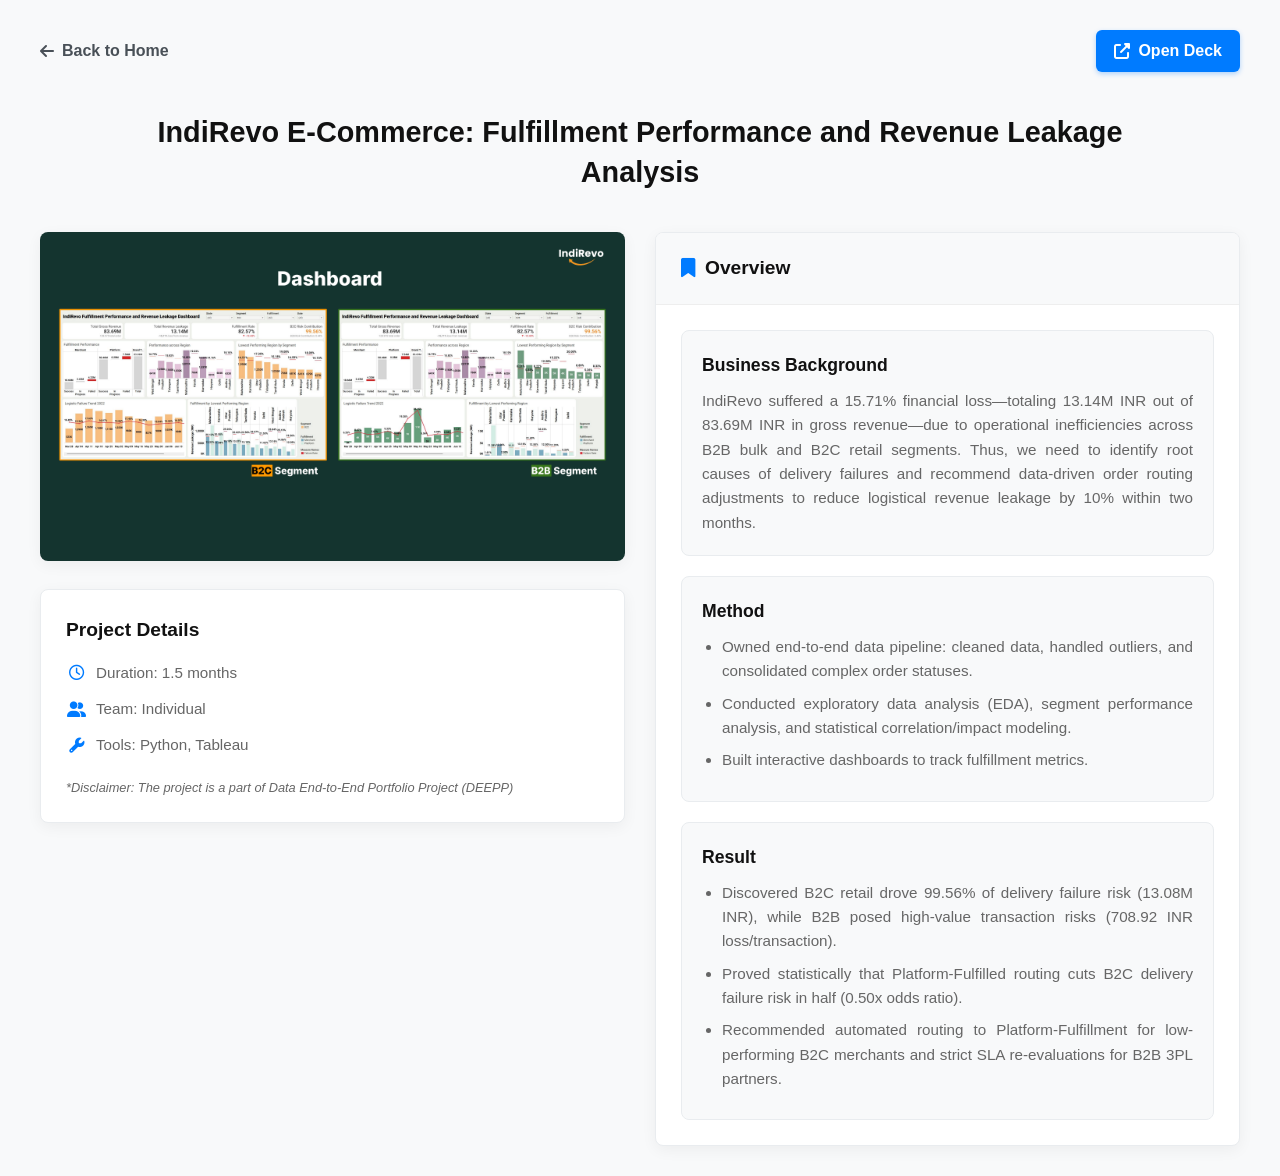
<file: project-detail-1.html>
<!DOCTYPE html>
<html lang="id">
<head>
    <meta charset="UTF-8">
    <meta name="viewport" content="width=device-width, initial-scale=1.0">
    <title>Project Detail - IndiRevo E-Commerce Analysis</title>
    <!-- Hubungkan ke Font Awesome untuk ikon -->
    <link rel="stylesheet" href="https://cdnjs.cloudflare.com/ajax/libs/font-awesome/6.4.0/css/all.min.css">
    <link rel="stylesheet" href="style.css">
    
    <style>
        /* Menggunakan font dan variabel warna dari style.css */
        * { margin: 0; padding: 0; box-sizing: border-box; font-family: 'Segoe UI', Tahoma, Geneva, Verdana, sans-serif; }
        
        /* Memanggil variabel warna background dan teks utama */
        body { background-color: var(--bg-body); color: var(--text-primary); padding: 30px; line-height: 1.6; transition: background-color 0.3s, color 0.3s; }
        
        /* Navigasi Atas */
        .top-nav { display: flex; justify-content: space-between; align-items: center; max-width: 1200px; margin: 0 auto 40px auto; }
        .back-link { color: var(--text-badge); text-decoration: none; font-weight: 600; display: flex; align-items: center; gap: 8px; transition: color 0.3s ease; }
        .back-link:hover { color: var(--accent-color); text-decoration: none; }
        
        .btn-open-slides { background-color: var(--accent-color); color: #fff; padding: 8px 18px; border-radius: 6px; text-decoration: none; font-weight: 600; display: flex; align-items: center; gap: 8px; transition: 0.3s; box-shadow: 0 2px 5px rgba(0,123,255,0.3); }
        .btn-open-slides:hover { opacity: 0.9; transform: translateY(-2px); }

        /* Header Judul */
        .detail-header { text-align: center; max-width: 1000px; margin: 0 auto 40px auto; }
        .detail-header h1 { font-size: 1.8rem; line-height: 1.4; color: var(--text-heading); }

        /* Layout Grid */
        .content-grid { display: grid; grid-template-columns: 1fr 1fr; gap: 30px; max-width: 1200px; margin: 0 auto; }

        /* Kolom Kiri: Gambar dan Info Proyek */
        .left-column img { width: 100%; border-radius: 8px; margin-bottom: 20px; box-shadow: var(--shadow-card); }
        
        .project-meta-card { background-color: var(--bg-card); padding: 25px; border-radius: 8px; border: 1px solid var(--border-color); box-shadow: var(--shadow-card); }
        .project-meta-card h3 { margin-bottom: 15px; font-size: 1.2rem; color: var(--text-heading); }
        .meta-item { display: flex; align-items: center; gap: 10px; margin-bottom: 12px; color: var(--text-muted); font-size: 0.95rem; }
        .meta-item i { color: var(--accent-color); width: 20px; text-align: center; }
        .disclaimer { font-size: 0.8rem; color: var(--text-muted); font-style: italic; margin-top: 20px; line-height: 1.5; }

        /* Kolom Kanan: Deskripsi Proyek */
        .right-column { background-color: var(--bg-card); border-radius: 8px; border: 1px solid var(--border-color); box-shadow: var(--shadow-card); overflow: hidden; }
        
        .overview-header { background-color: var(--bg-body); padding: 20px 25px; border-bottom: 1px solid var(--border-divider); font-size: 1.2rem; font-weight: 600; display: flex; align-items: center; gap: 10px; color: var(--text-heading); }
        .overview-header i { color: var(--accent-color); }
        
        .overview-content { padding: 25px; }
        
        .content-section { background-color: var(--bg-body); padding: 20px; border-radius: 8px; margin-bottom: 20px; border: 1px solid var(--border-color); }
        .content-section:last-child { margin-bottom: 0; }
        .content-section h4 { color: var(--text-heading); margin-bottom: 10px; font-size: 1.1rem; }
        .content-section p, .content-section ul { color: var(--text-muted); font-size: 0.95rem; line-height: 1.6; text-align: justify; }
        .content-section ul { padding-left: 20px; margin-top: 10px; }
        .content-section li { margin-bottom: 8px; }

        /* Responsif untuk HP */
        @media (max-width: 768px) {
            .content-grid { grid-template-columns: 1fr; }
        }
    </style>
</head>
<body>

    <nav class="top-nav">
        <!-- Tautan kembali ke halaman utama portfolio -->
        <a href="index.html" class="back-link"><i class="fas fa-arrow-left"></i> Back to Home</a>
        
        <!-- Tautan Google Drive (PDF Slides) -->
        <a href="https://drive.google.com/file/d/1cRyJ2Ip1zUBde_OfIwskFZYSJFbpzaQB/view?usp=drive_link"_blank" class="btn-open-slides">
            <i class="fas fa-external-link-alt"></i> Open Deck
        </a>
    </nav>

    <header class="detail-header">
        <h1>IndiRevo E-Commerce: Fulfillment Performance and Revenue Leakage Analysis</h1>
    </header>

    <div class="content-grid">
        <!-- Bagian Kiri (Gambar & Durasi) -->
        <div class="left-column">
            <!-- Ganti src ini dengan gambar dari slide presentasi Anda -->
            <img src="Preview_1.png" alt="Preview">
            
            <div class="project-meta-card">
                <h3>Project Details</h3>
                <div class="meta-item"><i class="far fa-clock"></i> Duration: 1.5 months </div>
                <div class="meta-item"><i class="fas fa-user-friends"></i> Team: Individual</div>
                <div class="meta-item"><i class="fas fa-wrench"></i> Tools: Python, Tableau</div>
                <p class="disclaimer">*Disclaimer: The project is a part of Data End-to-End Portfolio Project (DEEPP)</p>
            </div>
        </div>

        <!-- Bagian Kanan (Penjelasan Teks) -->
        <div class="right-column">
            <div class="overview-header">
                <i class="fas fa-bookmark"></i> Overview
            </div>
            <div class="overview-content">
                <div class="content-section">
                    <h4>Business Background</h4>
                    <p>IndiRevo suffered a 15.71% financial loss—totaling 13.14M INR out of 83.69M INR in gross revenue—due to operational inefficiencies across B2B bulk and B2C retail segments. Thus, we need to identify root causes of delivery failures and recommend data-driven order routing adjustments to reduce logistical revenue leakage by 10% within two months. </p>
                </div>
                
                <div class="content-section">
                    <h4>Method</h4>
                    <ul>
                        <li>Owned end-to-end data pipeline: cleaned data, handled outliers, and consolidated complex order statuses.</li>
                            <li>Conducted exploratory data analysis (EDA), segment performance analysis, and statistical correlation/impact modeling.</li>
                            <li>Built interactive dashboards to track fulfillment metrics.</li>
                        </ul>
                </div>

                <div class="content-section">
                    <h4>Result</h4>
                    <ul>
                        <li>Discovered B2C retail drove 99.56% of delivery failure risk (13.08M INR), while B2B posed high-value transaction risks (708.92 INR loss/transaction).</li>       
                        <li>Proved statistically that Platform-Fulfilled routing cuts B2C delivery failure risk in half (0.50x odds ratio).</li>
                        <li>Recommended automated routing to Platform-Fulfillment for low-performing B2C merchants and strict SLA re-evaluations for B2B 3PL partners.</li>
                    </ul>
                </div>
            </div>
        </div>
    </div>

<!-- TAMBAHKAN SCRIPT INI -->
    <script>
        // Cek tema yang tersimpan di memori browser
        const currentTheme = localStorage.getItem('theme');

        // Terapkan class dark-mode jika tema yang tersimpan adalah dark-mode
        if (currentTheme) {
            document.body.classList.add(currentTheme);
        }
    </script>

</body>
</html>
</file>
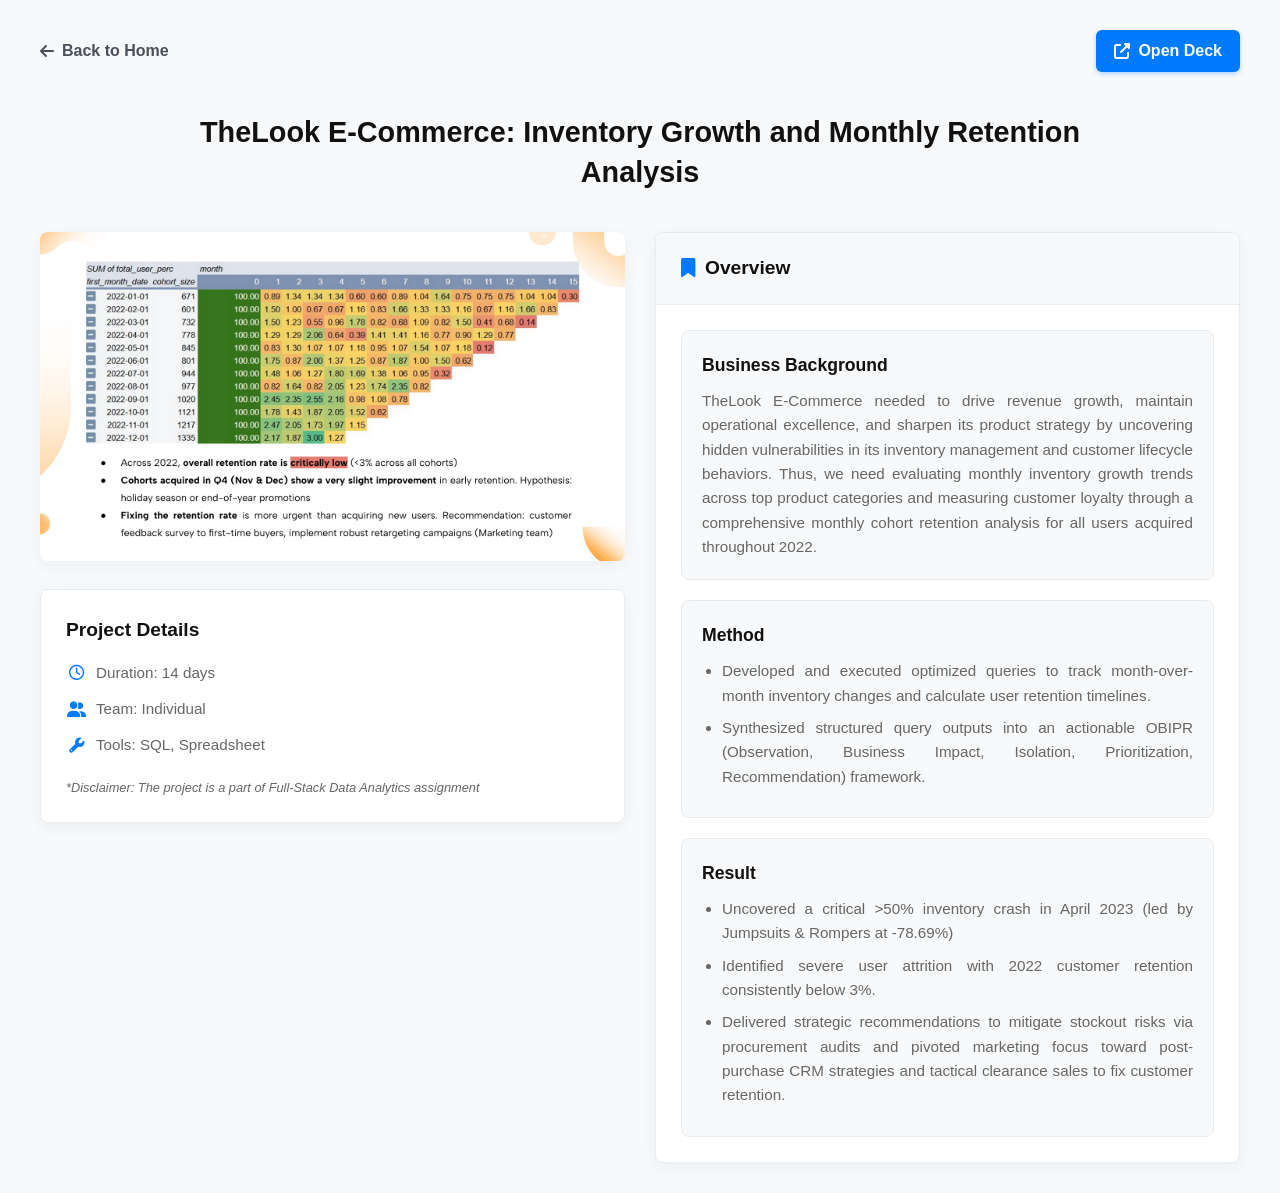
<file: project-detail-2.html>
<!DOCTYPE html>
<html lang="id">
<head>
    <meta charset="UTF-8">
    <meta name="viewport" content="width=device-width, initial-scale=1.0">
    <title>Project Detail - TheLook E-Commerce Analysis</title>
    <!-- Hubungkan ke Font Awesome untuk ikon -->
    <link rel="stylesheet" href="https://cdnjs.cloudflare.com/ajax/libs/font-awesome/6.4.0/css/all.min.css">
    <!-- TAMBAHKAN BARIS INI: Hubungkan ke style.css utama Anda -->
    <link rel="stylesheet" href="style.css">
    
   <style>
        /* Menggunakan font dan variabel warna dari style.css */
        * { margin: 0; padding: 0; box-sizing: border-box; font-family: 'Segoe UI', Tahoma, Geneva, Verdana, sans-serif; }
        
        /* Memanggil variabel warna background dan teks utama */
        body { background-color: var(--bg-body); color: var(--text-primary); padding: 30px; line-height: 1.6; transition: background-color 0.3s, color 0.3s; }
        
        /* Navigasi Atas */
        .top-nav { display: flex; justify-content: space-between; align-items: center; max-width: 1200px; margin: 0 auto 40px auto; }
        .back-link { color: var(--text-badge); text-decoration: none; font-weight: 600; display: flex; align-items: center; gap: 8px; transition: color 0.3s ease; }
        .back-link:hover { color: var(--accent-color); text-decoration: none; }
        
        .btn-open-slides { background-color: var(--accent-color); color: #fff; padding: 8px 18px; border-radius: 6px; text-decoration: none; font-weight: 600; display: flex; align-items: center; gap: 8px; transition: 0.3s; box-shadow: 0 2px 5px rgba(0,123,255,0.3); }
        .btn-open-slides:hover { opacity: 0.9; transform: translateY(-2px); }

        /* Header Judul */
        .detail-header { text-align: center; max-width: 1000px; margin: 0 auto 40px auto; }
        .detail-header h1 { font-size: 1.8rem; line-height: 1.4; color: var(--text-heading); }

        /* Layout Grid */
        .content-grid { display: grid; grid-template-columns: 1fr 1fr; gap: 30px; max-width: 1200px; margin: 0 auto; }

        /* Kolom Kiri: Gambar dan Info Proyek */
        .left-column img { width: 100%; border-radius: 8px; margin-bottom: 20px; box-shadow: var(--shadow-card); }
        
        .project-meta-card { background-color: var(--bg-card); padding: 25px; border-radius: 8px; border: 1px solid var(--border-color); box-shadow: var(--shadow-card); }
        .project-meta-card h3 { margin-bottom: 15px; font-size: 1.2rem; color: var(--text-heading); }
        .meta-item { display: flex; align-items: center; gap: 10px; margin-bottom: 12px; color: var(--text-muted); font-size: 0.95rem; }
        .meta-item i { color: var(--accent-color); width: 20px; text-align: center; }
        .disclaimer { font-size: 0.8rem; color: var(--text-muted); font-style: italic; margin-top: 20px; line-height: 1.5; }

        /* Kolom Kanan: Deskripsi Proyek */
        .right-column { background-color: var(--bg-card); border-radius: 8px; border: 1px solid var(--border-color); box-shadow: var(--shadow-card); overflow: hidden; }
        
        .overview-header { background-color: var(--bg-body); padding: 20px 25px; border-bottom: 1px solid var(--border-divider); font-size: 1.2rem; font-weight: 600; display: flex; align-items: center; gap: 10px; color: var(--text-heading); }
        .overview-header i { color: var(--accent-color); }
        
        .overview-content { padding: 25px; }
        
        .content-section { background-color: var(--bg-body); padding: 20px; border-radius: 8px; margin-bottom: 20px; border: 1px solid var(--border-color); }
        .content-section:last-child { margin-bottom: 0; }
        .content-section h4 { color: var(--text-heading); margin-bottom: 10px; font-size: 1.1rem; }
        .content-section p, .content-section ul { color: var(--text-muted); font-size: 0.95rem; line-height: 1.6; text-align: justify; }
        .content-section ul { padding-left: 20px; margin-top: 10px; }
        .content-section li { margin-bottom: 8px; }

        /* Responsif untuk HP */
        @media (max-width: 768px) {
            .content-grid { grid-template-columns: 1fr; }
        }
    </style>
    
</head>
<body>

    <nav class="top-nav">
        <!-- Tautan kembali ke halaman utama portfolio -->
        <a href="index.html" class="back-link"><i class="fas fa-arrow-left"></i> Back to Home</a>
        
        <!-- Tautan Google Drive (PDF Slides) -->
        <a href="https://drive.google.com/file/d/1aUsldhvN1yR_og34I0c8PDr_A37j2wpV/view?usp=drive_link"_blank" class="btn-open-slides">
            <i class="fas fa-external-link-alt"></i> Open Deck
        </a>
    </nav>

    <header class="detail-header">
        <h1>TheLook E-Commerce: Inventory Growth and Monthly Retention Analysis</h1>
    </header>

    <div class="content-grid">
        <!-- Bagian Kiri (Gambar & Durasi) -->
        <div class="left-column">
            <!-- Ganti src ini dengan gambar dari slide presentasi Anda -->
            <img src="Preview_2.png" alt="Preview">
            
            <div class="project-meta-card">
                <h3>Project Details</h3>
                <div class="meta-item"><i class="far fa-clock"></i> Duration: 14 days </div>
                <div class="meta-item"><i class="fas fa-user-friends"></i> Team: Individual</div>
                <div class="meta-item"><i class="fas fa-wrench"></i> Tools: SQL, Spreadsheet</div>
                <p class="disclaimer">*Disclaimer: The project is a part of Full-Stack Data Analytics assignment</p>
            </div>
        </div>

        <!-- Bagian Kanan (Penjelasan Teks) -->
        <div class="right-column">
            <div class="overview-header">
                <i class="fas fa-bookmark"></i> Overview
            </div>
            <div class="overview-content">
                <div class="content-section">
                    <h4>Business Background</h4>
                    <p>TheLook E-Commerce needed to drive revenue growth, maintain operational excellence, and sharpen its product strategy by uncovering hidden vulnerabilities in its inventory management and customer lifecycle behaviors. Thus, we need evaluating monthly inventory growth trends across top product categories and measuring customer loyalty through a comprehensive monthly cohort retention analysis for all users acquired throughout 2022. </p>
                </div>
                
                <div class="content-section">
                    <h4>Method</h4>
                    <ul>
                        <li>Developed and executed optimized queries to track month-over-month inventory changes and calculate user retention timelines.</li>
                        <li>Synthesized structured query outputs into an actionable OBIPR (Observation, Business Impact, Isolation, Prioritization, Recommendation) framework.</li>
                        </ul>
                </div>

                <div class="content-section">
                    <h4>Result</h4>
                    <ul>
                        <li>Uncovered a critical >50% inventory crash in April 2023 (led by Jumpsuits & Rompers at -78.69%)</li>       
                        <li>Identified severe user attrition with 2022 customer retention consistently below 3%.</li>
                        <li>Delivered strategic recommendations to mitigate stockout risks via procurement audits and pivoted marketing focus toward post-purchase CRM strategies and tactical clearance sales to fix customer retention.</li>
                    </ul>
                </div>
            </div>
        </div>
    </div>

<!-- TAMBAHKAN SCRIPT INI -->
    <script>
        // Cek tema yang tersimpan di memori browser
        const currentTheme = localStorage.getItem('theme');

        // Terapkan class dark-mode jika tema yang tersimpan adalah dark-mode
        if (currentTheme) {
            document.body.classList.add(currentTheme);
        }
    </script>

</body>
</html>
</file>
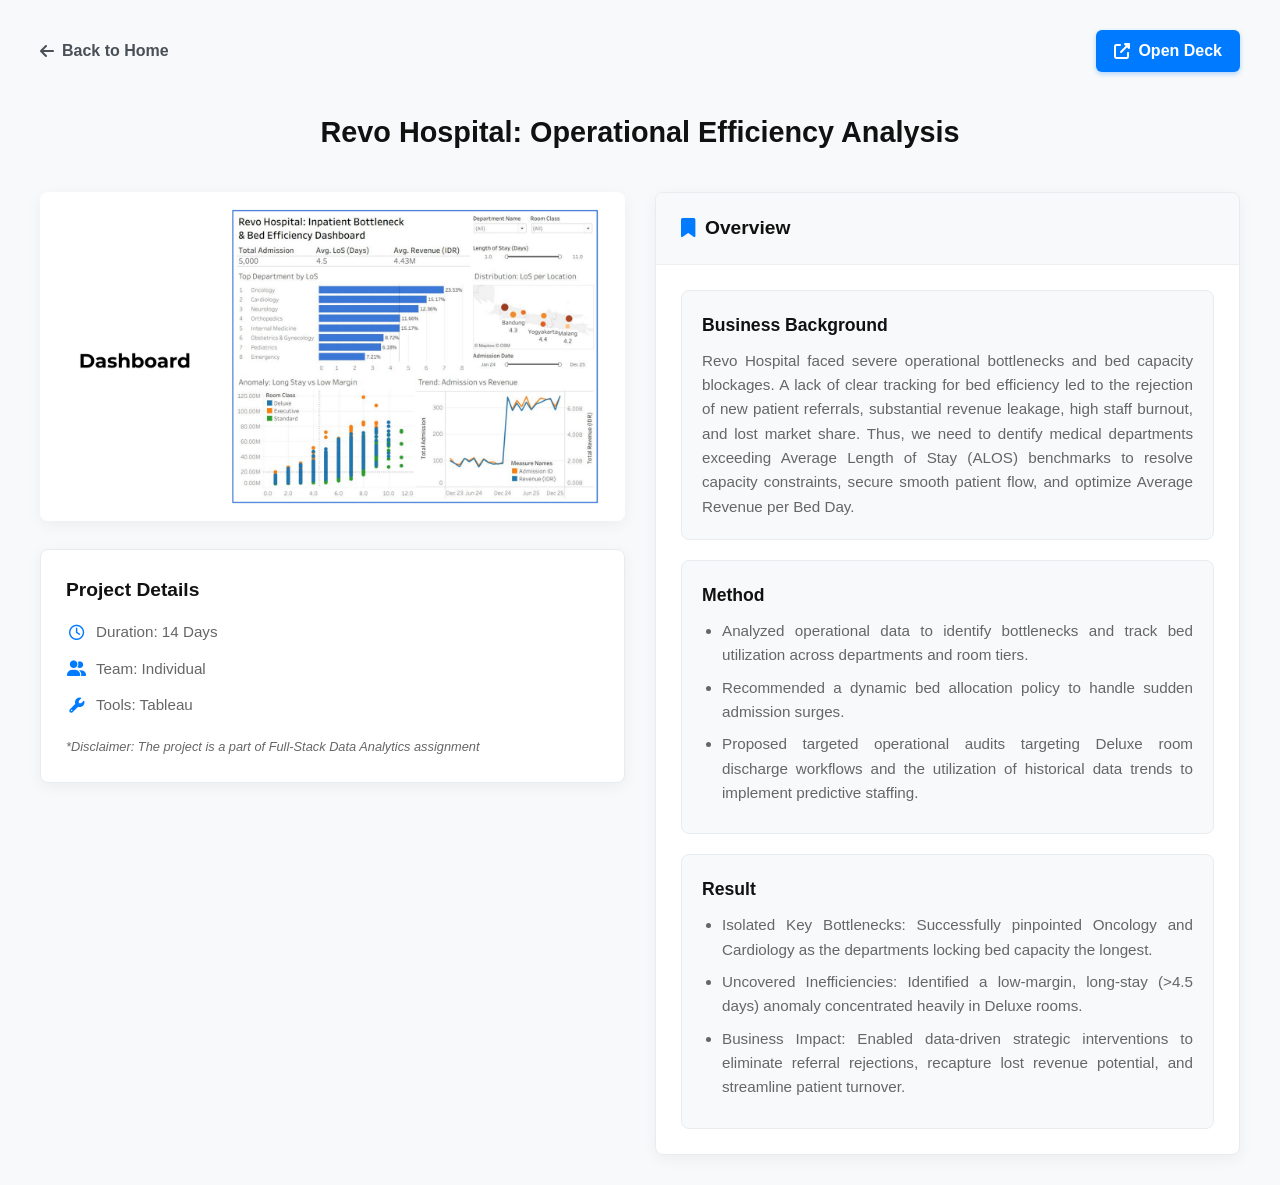
<file: project-detail-3.html>
<!DOCTYPE html>
<html lang="id">
<head>
    <meta charset="UTF-8">
    <meta name="viewport" content="width=device-width, initial-scale=1.0">
    <title>Project Detail - Revo Hospital Analysis</title>
    <!-- Hubungkan ke Font Awesome untuk ikon -->
    <link rel="stylesheet" href="https://cdnjs.cloudflare.com/ajax/libs/font-awesome/6.4.0/css/all.min.css">
    <!-- TAMBAHKAN BARIS INI: Hubungkan ke style.css utama Anda -->
    <link rel="stylesheet" href="style.css">
    
    <style>
        /* Menggunakan font dan variabel warna dari style.css */
        * { margin: 0; padding: 0; box-sizing: border-box; font-family: 'Segoe UI', Tahoma, Geneva, Verdana, sans-serif; }
        
        /* Memanggil variabel warna background dan teks utama */
        body { background-color: var(--bg-body); color: var(--text-primary); padding: 30px; line-height: 1.6; transition: background-color 0.3s, color 0.3s; }
        
        /* Navigasi Atas */
        .top-nav { display: flex; justify-content: space-between; align-items: center; max-width: 1200px; margin: 0 auto 40px auto; }
        .back-link { color: var(--text-badge); text-decoration: none; font-weight: 600; display: flex; align-items: center; gap: 8px; transition: color 0.3s ease; }
        .back-link:hover { color: var(--accent-color); text-decoration: none; }
        
        .btn-open-slides { background-color: var(--accent-color); color: #fff; padding: 8px 18px; border-radius: 6px; text-decoration: none; font-weight: 600; display: flex; align-items: center; gap: 8px; transition: 0.3s; box-shadow: 0 2px 5px rgba(0,123,255,0.3); }
        .btn-open-slides:hover { opacity: 0.9; transform: translateY(-2px); }

        /* Header Judul */
        .detail-header { text-align: center; max-width: 1000px; margin: 0 auto 40px auto; }
        .detail-header h1 { font-size: 1.8rem; line-height: 1.4; color: var(--text-heading); }

        /* Layout Grid */
        .content-grid { display: grid; grid-template-columns: 1fr 1fr; gap: 30px; max-width: 1200px; margin: 0 auto; }

        /* Kolom Kiri: Gambar dan Info Proyek */
        .left-column img { width: 100%; border-radius: 8px; margin-bottom: 20px; box-shadow: var(--shadow-card); }
        
        .project-meta-card { background-color: var(--bg-card); padding: 25px; border-radius: 8px; border: 1px solid var(--border-color); box-shadow: var(--shadow-card); }
        .project-meta-card h3 { margin-bottom: 15px; font-size: 1.2rem; color: var(--text-heading); }
        .meta-item { display: flex; align-items: center; gap: 10px; margin-bottom: 12px; color: var(--text-muted); font-size: 0.95rem; }
        .meta-item i { color: var(--accent-color); width: 20px; text-align: center; }
        .disclaimer { font-size: 0.8rem; color: var(--text-muted); font-style: italic; margin-top: 20px; line-height: 1.5; }

        /* Kolom Kanan: Deskripsi Proyek */
        .right-column { background-color: var(--bg-card); border-radius: 8px; border: 1px solid var(--border-color); box-shadow: var(--shadow-card); overflow: hidden; }
        
        .overview-header { background-color: var(--bg-body); padding: 20px 25px; border-bottom: 1px solid var(--border-divider); font-size: 1.2rem; font-weight: 600; display: flex; align-items: center; gap: 10px; color: var(--text-heading); }
        .overview-header i { color: var(--accent-color); }
        
        .overview-content { padding: 25px; }
        
        .content-section { background-color: var(--bg-body); padding: 20px; border-radius: 8px; margin-bottom: 20px; border: 1px solid var(--border-color); }
        .content-section:last-child { margin-bottom: 0; }
        .content-section h4 { color: var(--text-heading); margin-bottom: 10px; font-size: 1.1rem; }
        .content-section p, .content-section ul { color: var(--text-muted); font-size: 0.95rem; line-height: 1.6; text-align: justify; }
        .content-section ul { padding-left: 20px; margin-top: 10px; }
        .content-section li { margin-bottom: 8px; }

        /* Responsif untuk HP */
        @media (max-width: 768px) {
            .content-grid { grid-template-columns: 1fr; }
        }
    </style>
</head>
<body>

    <nav class="top-nav">
        <!-- Tautan kembali ke halaman utama portfolio -->
        <a href="index.html" class="back-link"><i class="fas fa-arrow-left"></i> Back to Home</a>
        
        <!-- Tautan Google Drive (PDF Slides) -->
        <a href="https://drive.google.com/file/d/1rYJ2wE2Q8lJhTeyV_P7HAEXwkACeuROL/view?usp=drive_link"_blank" class="btn-open-slides">
            <i class="fas fa-external-link-alt"></i> Open Deck
        </a>
    </nav>

    <header class="detail-header">
        <h1>Revo Hospital: Operational Efficiency Analysis</h1>
    </header>

    <div class="content-grid">
        <!-- Bagian Kiri (Gambar & Durasi) -->
        <div class="left-column">
            <!-- Ganti src ini dengan gambar dari slide presentasi Anda -->
            <img src="Preview_3.png" alt="Slide Preview">
            
            <div class="project-meta-card">
                <h3>Project Details</h3>
                <div class="meta-item"><i class="far fa-clock"></i> Duration: 14 Days </div>
                <div class="meta-item"><i class="fas fa-user-friends"></i> Team: Individual</div>
                <div class="meta-item"><i class="fas fa-wrench"></i> Tools: Tableau</div>
                <p class="disclaimer">*Disclaimer: The project is a part of Full-Stack Data Analytics assignment</p>
            </div>
        </div>

        <!-- Bagian Kanan (Penjelasan Teks) -->
        <div class="right-column">
            <div class="overview-header">
                <i class="fas fa-bookmark"></i> Overview
            </div>
            <div class="overview-content">
                <div class="content-section">
                    <h4>Business Background</h4>
                    <p>Revo Hospital faced severe operational bottlenecks and bed capacity blockages. A lack of clear tracking for bed efficiency led to the rejection of new patient referrals, substantial revenue leakage, high staff burnout, and lost market share. Thus, we need to dentify medical departments exceeding Average Length of Stay (ALOS) benchmarks to resolve capacity constraints, secure smooth patient flow, and optimize Average Revenue per Bed Day.</p>
                </div>
                
                <div class="content-section">
                    <h4>Method</h4>
                    <ul>
                        <li>Analyzed operational data to identify bottlenecks and track bed utilization across departments and room tiers.</li>
                            <li>Recommended a dynamic bed allocation policy to handle sudden admission surges.</li>
                            <li>Proposed targeted operational audits targeting Deluxe room discharge workflows and the utilization of historical data trends to implement predictive staffing.</li>
                        </ul>
                </div>

                <div class="content-section">
                    <h4>Result</h4>
                    <ul>
                        <li>Isolated Key Bottlenecks: Successfully pinpointed Oncology and Cardiology as the departments locking bed capacity the longest.</li>       
                        <li>Uncovered Inefficiencies: Identified a low-margin, long-stay (>4.5 days) anomaly concentrated heavily in Deluxe rooms.</li>
                        <li>Business Impact: Enabled data-driven strategic interventions to eliminate referral rejections, recapture lost revenue potential, and streamline patient turnover.</li>
                    </ul>
                </div>
            </div>
        </div>
    </div>

<!-- TAMBAHKAN SCRIPT INI -->
    <script>
        // Cek tema yang tersimpan di memori browser
        const currentTheme = localStorage.getItem('theme');

        // Terapkan class dark-mode jika tema yang tersimpan adalah dark-mode
        if (currentTheme) {
            document.body.classList.add(currentTheme);
        }
    </script>

</body>
</html>
</file>
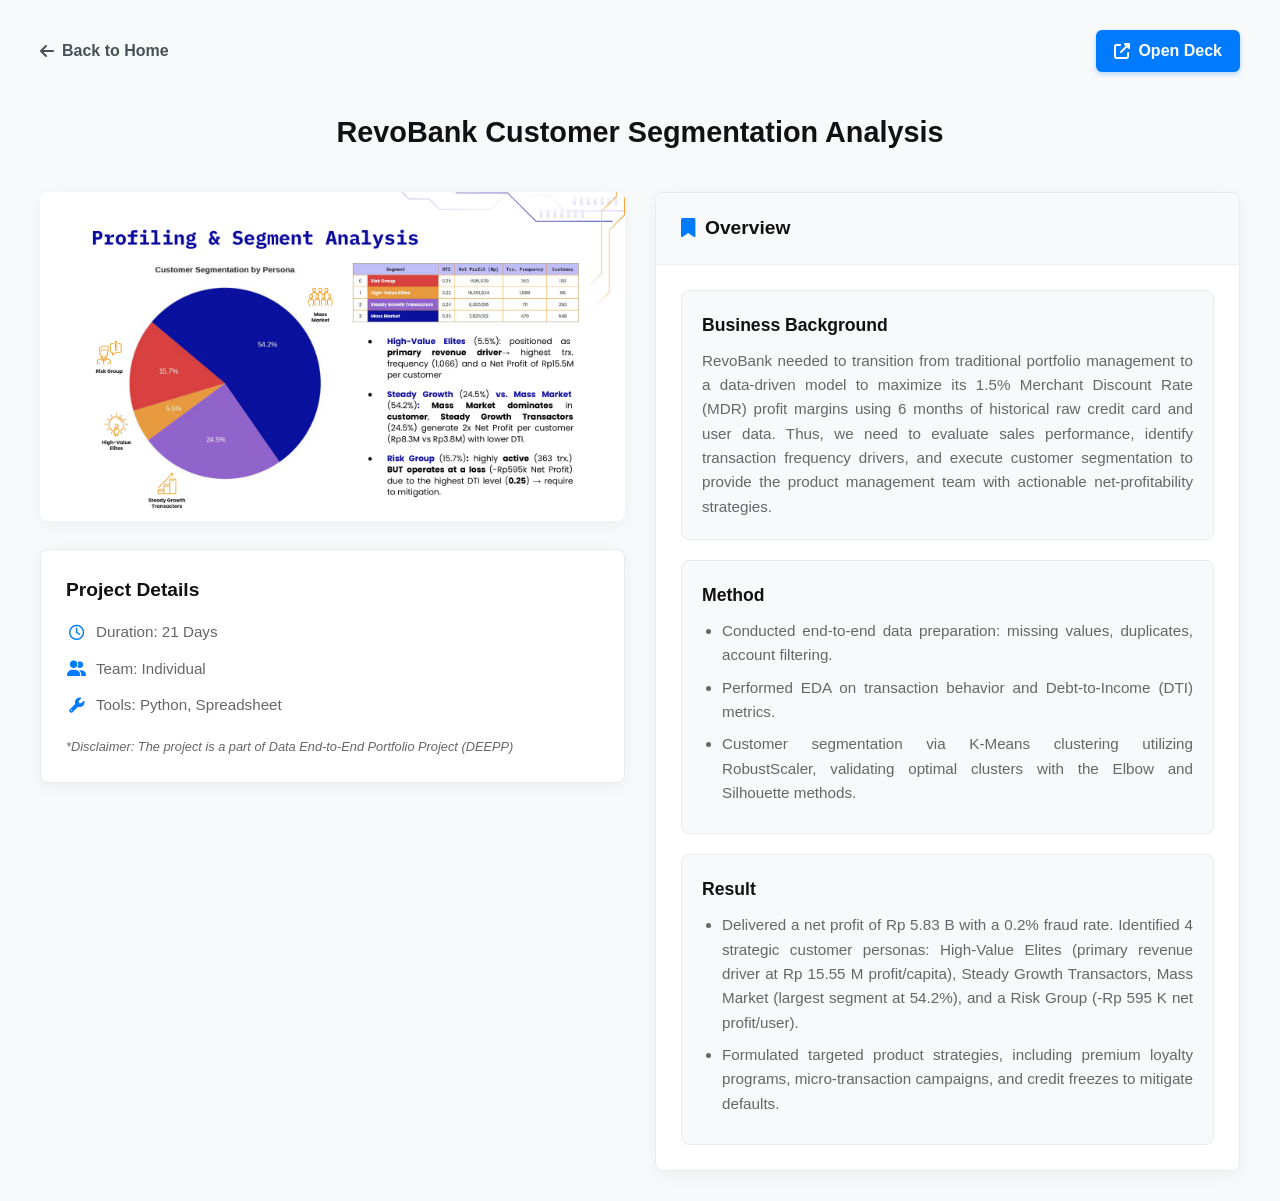
<file: project-detail-4.html>
<!DOCTYPE html>
<html lang="id">
<head>
    <meta charset="UTF-8">
    <meta name="viewport" content="width=device-width, initial-scale=1.0">
    <title>Project Detail - RevoBank Customer Segmentation Analysis</title>
    <!-- Hubungkan ke Font Awesome untuk ikon -->
    <link rel="stylesheet" href="https://cdnjs.cloudflare.com/ajax/libs/font-awesome/6.4.0/css/all.min.css">
    <!-- TAMBAHKAN BARIS INI: Hubungkan ke style.css utama Anda -->
    <link rel="stylesheet" href="style.css">
   
    <style>
        /* Menggunakan font dan variabel warna dari style.css */
        * { margin: 0; padding: 0; box-sizing: border-box; font-family: 'Segoe UI', Tahoma, Geneva, Verdana, sans-serif; }
        
        /* Memanggil variabel warna background dan teks utama */
        body { background-color: var(--bg-body); color: var(--text-primary); padding: 30px; line-height: 1.6; transition: background-color 0.3s, color 0.3s; }
        
        /* Navigasi Atas */
        .top-nav { display: flex; justify-content: space-between; align-items: center; max-width: 1200px; margin: 0 auto 40px auto; }
        .back-link { color: var(--text-badge); text-decoration: none; font-weight: 600; display: flex; align-items: center; gap: 8px; transition: color 0.3s ease; }
        .back-link:hover { color: var(--accent-color); text-decoration: none; }
        
        .btn-open-slides { background-color: var(--accent-color); color: #fff; padding: 8px 18px; border-radius: 6px; text-decoration: none; font-weight: 600; display: flex; align-items: center; gap: 8px; transition: 0.3s; box-shadow: 0 2px 5px rgba(0,123,255,0.3); }
        .btn-open-slides:hover { opacity: 0.9; transform: translateY(-2px); }

        /* Header Judul */
        .detail-header { text-align: center; max-width: 1000px; margin: 0 auto 40px auto; }
        .detail-header h1 { font-size: 1.8rem; line-height: 1.4; color: var(--text-heading); }

        /* Layout Grid */
        .content-grid { display: grid; grid-template-columns: 1fr 1fr; gap: 30px; max-width: 1200px; margin: 0 auto; }

        /* Kolom Kiri: Gambar dan Info Proyek */
        .left-column img { width: 100%; border-radius: 8px; margin-bottom: 20px; box-shadow: var(--shadow-card); }
        
        .project-meta-card { background-color: var(--bg-card); padding: 25px; border-radius: 8px; border: 1px solid var(--border-color); box-shadow: var(--shadow-card); }
        .project-meta-card h3 { margin-bottom: 15px; font-size: 1.2rem; color: var(--text-heading); }
        .meta-item { display: flex; align-items: center; gap: 10px; margin-bottom: 12px; color: var(--text-muted); font-size: 0.95rem; }
        .meta-item i { color: var(--accent-color); width: 20px; text-align: center; }
        .disclaimer { font-size: 0.8rem; color: var(--text-muted); font-style: italic; margin-top: 20px; line-height: 1.5; }

        /* Kolom Kanan: Deskripsi Proyek */
        .right-column { background-color: var(--bg-card); border-radius: 8px; border: 1px solid var(--border-color); box-shadow: var(--shadow-card); overflow: hidden; }
        
        .overview-header { background-color: var(--bg-body); padding: 20px 25px; border-bottom: 1px solid var(--border-divider); font-size: 1.2rem; font-weight: 600; display: flex; align-items: center; gap: 10px; color: var(--text-heading); }
        .overview-header i { color: var(--accent-color); }
        
        .overview-content { padding: 25px; }
        
        .content-section { background-color: var(--bg-body); padding: 20px; border-radius: 8px; margin-bottom: 20px; border: 1px solid var(--border-color); }
        .content-section:last-child { margin-bottom: 0; }
        .content-section h4 { color: var(--text-heading); margin-bottom: 10px; font-size: 1.1rem; }
        .content-section p, .content-section ul { color: var(--text-muted); font-size: 0.95rem; line-height: 1.6; text-align: justify; }
        .content-section ul { padding-left: 20px; margin-top: 10px; }
        .content-section li { margin-bottom: 8px; }

        /* Responsif untuk HP */
        @media (max-width: 768px) {
            .content-grid { grid-template-columns: 1fr; }
        }
    </style>
</head>
<body>

    <nav class="top-nav">
        <!-- Tautan kembali ke halaman utama portfolio -->
        <a href="index.html" class="back-link"><i class="fas fa-arrow-left"></i> Back to Home</a>
        
        <!-- Tautan Google Drive (PDF Slides) -->
        <a href="https://drive.google.com/file/d/11ilKEZANqATB3ypK3zhtboncUJk_o430/view?usp=drive_link"_blank" class="btn-open-slides">
            <i class="fas fa-external-link-alt"></i> Open Deck
        </a>
    </nav>

    <header class="detail-header">
        <h1>RevoBank Customer Segmentation Analysis</h1>
    </header>

    <div class="content-grid">
        <!-- Bagian Kiri (Gambar & Durasi) -->
        <div class="left-column">
            <!-- Ganti src ini dengan gambar dari slide presentasi Anda -->
            <img src="Preview_4.png" alt="Preview">
            
            <div class="project-meta-card">
                <h3>Project Details</h3>
                <div class="meta-item"><i class="far fa-clock"></i> Duration: 21 Days </div>
                <div class="meta-item"><i class="fas fa-user-friends"></i> Team: Individual</div>
                <div class="meta-item"><i class="fas fa-wrench"></i> Tools: Python, Spreadsheet</div>
                <p class="disclaimer">*Disclaimer: The project is a part of Data End-to-End Portfolio Project (DEEPP)</p>
            </div>
        </div>

        <!-- Bagian Kanan (Penjelasan Teks) -->
        <div class="right-column">
            <div class="overview-header">
                <i class="fas fa-bookmark"></i> Overview
            </div>
            <div class="overview-content">
                <div class="content-section">
                    <h4>Business Background</h4>
                    <p>RevoBank needed to transition from traditional portfolio management to a data-driven model to maximize its 1.5% Merchant Discount Rate (MDR) profit margins using 6 months of historical raw credit card and user data. Thus, we need to evaluate sales performance, identify transaction frequency drivers, and execute customer segmentation to provide the product management team with actionable net-profitability strategies. </p>
                </div>
                
                <div class="content-section">
                    <h4>Method</h4>
                    <ul>
                        <li>Conducted end-to-end data preparation: missing values, duplicates, account filtering.</li>
                            <li>Performed EDA on transaction behavior and Debt-to-Income (DTI) metrics.</li>
                            <li>Customer segmentation via K-Means clustering utilizing RobustScaler, validating optimal clusters with the Elbow and Silhouette methods.</li>
                        </ul>
                </div>

                <div class="content-section">
                    <h4>Result</h4>
                    <ul>
                        <li>Delivered a net profit of Rp 5.83 B with a 0.2% fraud rate. Identified 4 strategic customer personas: High-Value Elites (primary revenue driver at Rp 15.55 M profit/capita), Steady Growth Transactors, Mass Market (largest segment at 54.2%), and a Risk Group (-Rp 595 K net profit/user).</li>       
                        <li>Formulated targeted product strategies, including premium loyalty programs, micro-transaction campaigns, and credit freezes to mitigate defaults.</li
                    </ul>
                </div>
            </div>
        </div>
    </div>

<!-- TAMBAHKAN SCRIPT INI -->
    <script>
        // Cek tema yang tersimpan di memori browser
        const currentTheme = localStorage.getItem('theme');

        // Terapkan class dark-mode jika tema yang tersimpan adalah dark-mode
        if (currentTheme) {
            document.body.classList.add(currentTheme);
        }
    </script>

</body>
</html>
</file>
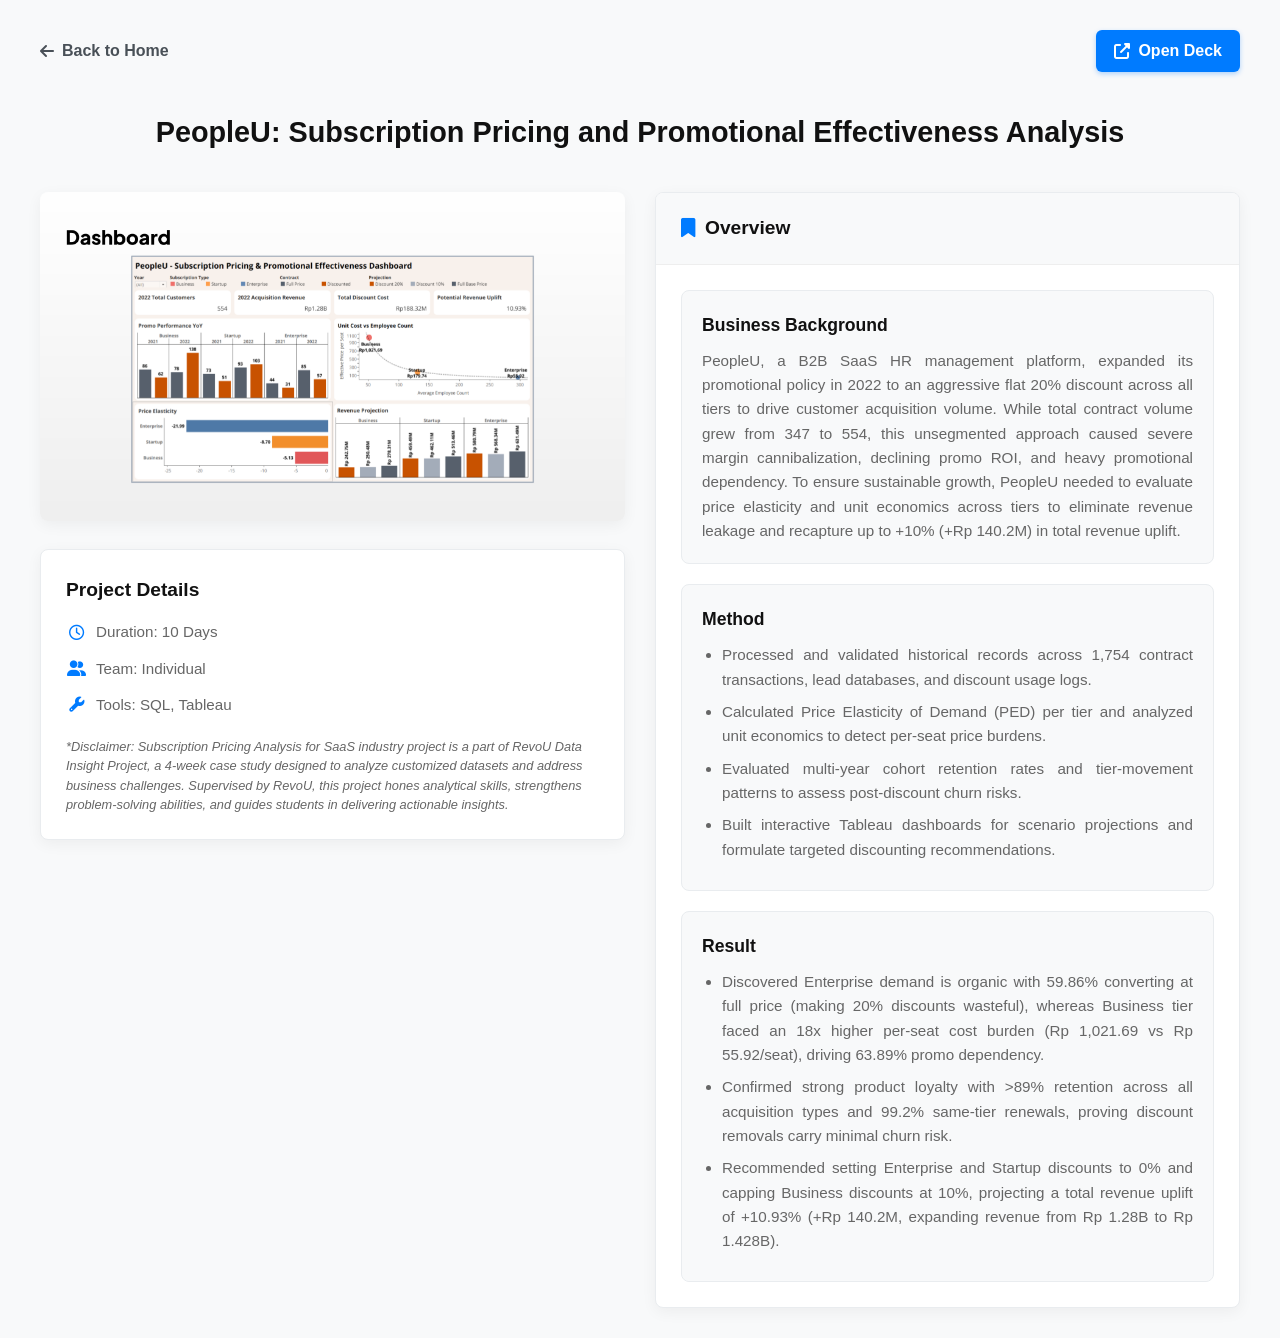
<file: project-detail-5.html>
<!DOCTYPE html>
<html lang="id">
<head>
    <meta charset="UTF-8">
    <meta name="viewport" content="width=device-width, initial-scale=1.0">
    <title>Project Detail - PeopleU Subscription Pricing Analysis</title>
    <!-- Hubungkan ke Font Awesome untuk ikon -->
    <link rel="stylesheet" href="https://cdnjs.cloudflare.com/ajax/libs/font-awesome/6.4.0/css/all.min.css">
    <!-- TAMBAHKAN BARIS INI: Hubungkan ke style.css utama Anda -->
    <link rel="stylesheet" href="style.css">
   
    <style>
        /* Menggunakan font dan variabel warna dari style.css */
        * { margin: 0; padding: 0; box-sizing: border-box; font-family: 'Segoe UI', Tahoma, Geneva, Verdana, sans-serif; }
        
        /* Memanggil variabel warna background dan teks utama */
        body { background-color: var(--bg-body); color: var(--text-primary); padding: 30px; line-height: 1.6; transition: background-color 0.3s, color 0.3s; }
        
        /* Navigasi Atas */
        .top-nav { display: flex; justify-content: space-between; align-items: center; max-width: 1200px; margin: 0 auto 40px auto; }
        .back-link { color: var(--text-badge); text-decoration: none; font-weight: 600; display: flex; align-items: center; gap: 8px; transition: color 0.3s ease; }
        .back-link:hover { color: var(--accent-color); text-decoration: none; }
        
        .btn-open-slides { background-color: var(--accent-color); color: #fff; padding: 8px 18px; border-radius: 6px; text-decoration: none; font-weight: 600; display: flex; align-items: center; gap: 8px; transition: 0.3s; box-shadow: 0 2px 5px rgba(0,123,255,0.3); }
        .btn-open-slides:hover { opacity: 0.9; transform: translateY(-2px); }

        /* Header Judul */
        .detail-header { text-align: center; max-width: 1000px; margin: 0 auto 40px auto; }
        .detail-header h1 { font-size: 1.8rem; line-height: 1.4; color: var(--text-heading); }

        /* Layout Grid */
        .content-grid { display: grid; grid-template-columns: 1fr 1fr; gap: 30px; max-width: 1200px; margin: 0 auto; }

        /* Kolom Kiri: Gambar dan Info Proyek */
        .left-column img { width: 100%; border-radius: 8px; margin-bottom: 20px; box-shadow: var(--shadow-card); }
        
        .project-meta-card { background-color: var(--bg-card); padding: 25px; border-radius: 8px; border: 1px solid var(--border-color); box-shadow: var(--shadow-card); }
        .project-meta-card h3 { margin-bottom: 15px; font-size: 1.2rem; color: var(--text-heading); }
        .meta-item { display: flex; align-items: center; gap: 10px; margin-bottom: 12px; color: var(--text-muted); font-size: 0.95rem; }
        .meta-item i { color: var(--accent-color); width: 20px; text-align: center; }
        .disclaimer { font-size: 0.8rem; color: var(--text-muted); font-style: italic; margin-top: 20px; line-height: 1.5; }

        /* Kolom Kanan: Deskripsi Proyek */
        .right-column { background-color: var(--bg-card); border-radius: 8px; border: 1px solid var(--border-color); box-shadow: var(--shadow-card); overflow: hidden; }
        
        .overview-header { background-color: var(--bg-body); padding: 20px 25px; border-bottom: 1px solid var(--border-divider); font-size: 1.2rem; font-weight: 600; display: flex; align-items: center; gap: 10px; color: var(--text-heading); }
        .overview-header i { color: var(--accent-color); }
        
        .overview-content { padding: 25px; }
        
        .content-section { background-color: var(--bg-body); padding: 20px; border-radius: 8px; margin-bottom: 20px; border: 1px solid var(--border-color); }
        .content-section:last-child { margin-bottom: 0; }
        .content-section h4 { color: var(--text-heading); margin-bottom: 10px; font-size: 1.1rem; }
        .content-section p, .content-section ul { color: var(--text-muted); font-size: 0.95rem; line-height: 1.6; text-align: justify; }
        .content-section ul { padding-left: 20px; margin-top: 10px; }
        .content-section li { margin-bottom: 8px; }

        /* Responsif untuk HP */
        @media (max-width: 768px) {
            .content-grid { grid-template-columns: 1fr; }
        }
    </style>
</head>
<body>

    <nav class="top-nav">
        <!-- Tautan kembali ke halaman utama portfolio -->
        <a href="index.html" class="back-link"><i class="fas fa-arrow-left"></i> Back to Home</a>
        
        <!-- Tautan Google Drive (PDF Slides) -->
        <a href="https://drive.google.com/file/d/1XjKrG6zIGIsx3yDFKbhohiWuTQU0MCjq/view?usp=drive_link"_blank" class="btn-open-slides">
            <i class="fas fa-external-link-alt"></i> Open Deck
        </a>
    </nav>

    <header class="detail-header">
        <h1>PeopleU: Subscription Pricing and Promotional Effectiveness Analysis</h1>
    </header>

    <div class="content-grid">
        <!-- Bagian Kiri (Gambar & Durasi) -->
        <div class="left-column">
            <!-- Ganti src ini dengan gambar dari slide presentasi Anda -->
            <img src="Preview_5.png" alt="Preview">
            
            <div class="project-meta-card">
                <h3>Project Details</h3>
                <div class="meta-item"><i class="far fa-clock"></i> Duration: 10 Days </div>
                <div class="meta-item"><i class="fas fa-user-friends"></i> Team: Individual</div>
                <div class="meta-item"><i class="fas fa-wrench"></i> Tools: SQL, Tableau</div>
                <p class="disclaimer">*Disclaimer: Subscription Pricing Analysis for SaaS industry project is a part of RevoU Data Insight Project, a 4-week case study designed to analyze customized datasets and address business challenges. Supervised by RevoU, this project hones analytical skills, strengthens problem-solving abilities, and guides students in delivering actionable insights.</p>
            </div>
        </div>

        <!-- Bagian Kanan (Penjelasan Teks) -->
        <div class="right-column">
            <div class="overview-header">
                <i class="fas fa-bookmark"></i> Overview
            </div>
            <div class="overview-content">
                <div class="content-section">
                    <h4>Business Background</h4>
                    <p>PeopleU, a B2B SaaS HR management platform, expanded its promotional policy in 2022 to an aggressive flat 20% discount across all tiers to drive customer acquisition volume. While total contract volume grew from 347 to 554, this unsegmented approach caused severe margin cannibalization, declining promo ROI, and heavy promotional dependency. To ensure sustainable growth, PeopleU needed to evaluate price elasticity and unit economics across tiers to eliminate revenue leakage and recapture up to +10% (+Rp 140.2M) in total revenue uplift.</p>
                </div>
                
                <div class="content-section">
                    <h4>Method</h4>
                    <ul>
                        <li>Processed and validated historical records across 1,754 contract transactions, lead databases, and discount usage logs.</li>
                            <li>Calculated Price Elasticity of Demand (PED) per tier and analyzed unit economics to detect per-seat price burdens.</li>
                            <li>Evaluated multi-year cohort retention rates and tier-movement patterns to assess post-discount churn risks.</li>
                            <li>Built interactive Tableau dashboards for scenario projections and formulate targeted discounting recommendations.</li>
                        </ul>
                </div>

                <div class="content-section">
                    <h4>Result</h4>
                    <ul>
                        <li>Discovered Enterprise demand is organic with 59.86% converting at full price (making 20% discounts wasteful), whereas Business tier faced an 18x higher per-seat cost burden (Rp 1,021.69 vs Rp 55.92/seat), driving 63.89% promo dependency.</li>       
                          <li>Confirmed strong product loyalty with >89% retention across all acquisition types and 99.2% same-tier renewals, proving discount removals carry minimal churn risk.</li>
                          <li>Recommended setting Enterprise and Startup discounts to 0% and capping Business discounts at 10%, projecting a total revenue uplift of +10.93% (+Rp 140.2M, expanding revenue from Rp 1.28B to Rp 1.428B).</li>
                    </ul>
                </div>
            </div>
        </div>
    </div>

<!-- TAMBAHKAN SCRIPT INI -->
    <script>
        // Cek tema yang tersimpan di memori browser
        const currentTheme = localStorage.getItem('theme');

        // Terapkan class dark-mode jika tema yang tersimpan adalah dark-mode
        if (currentTheme) {
            document.body.classList.add(currentTheme);
        }
    </script>

</body>
</html>
</file>
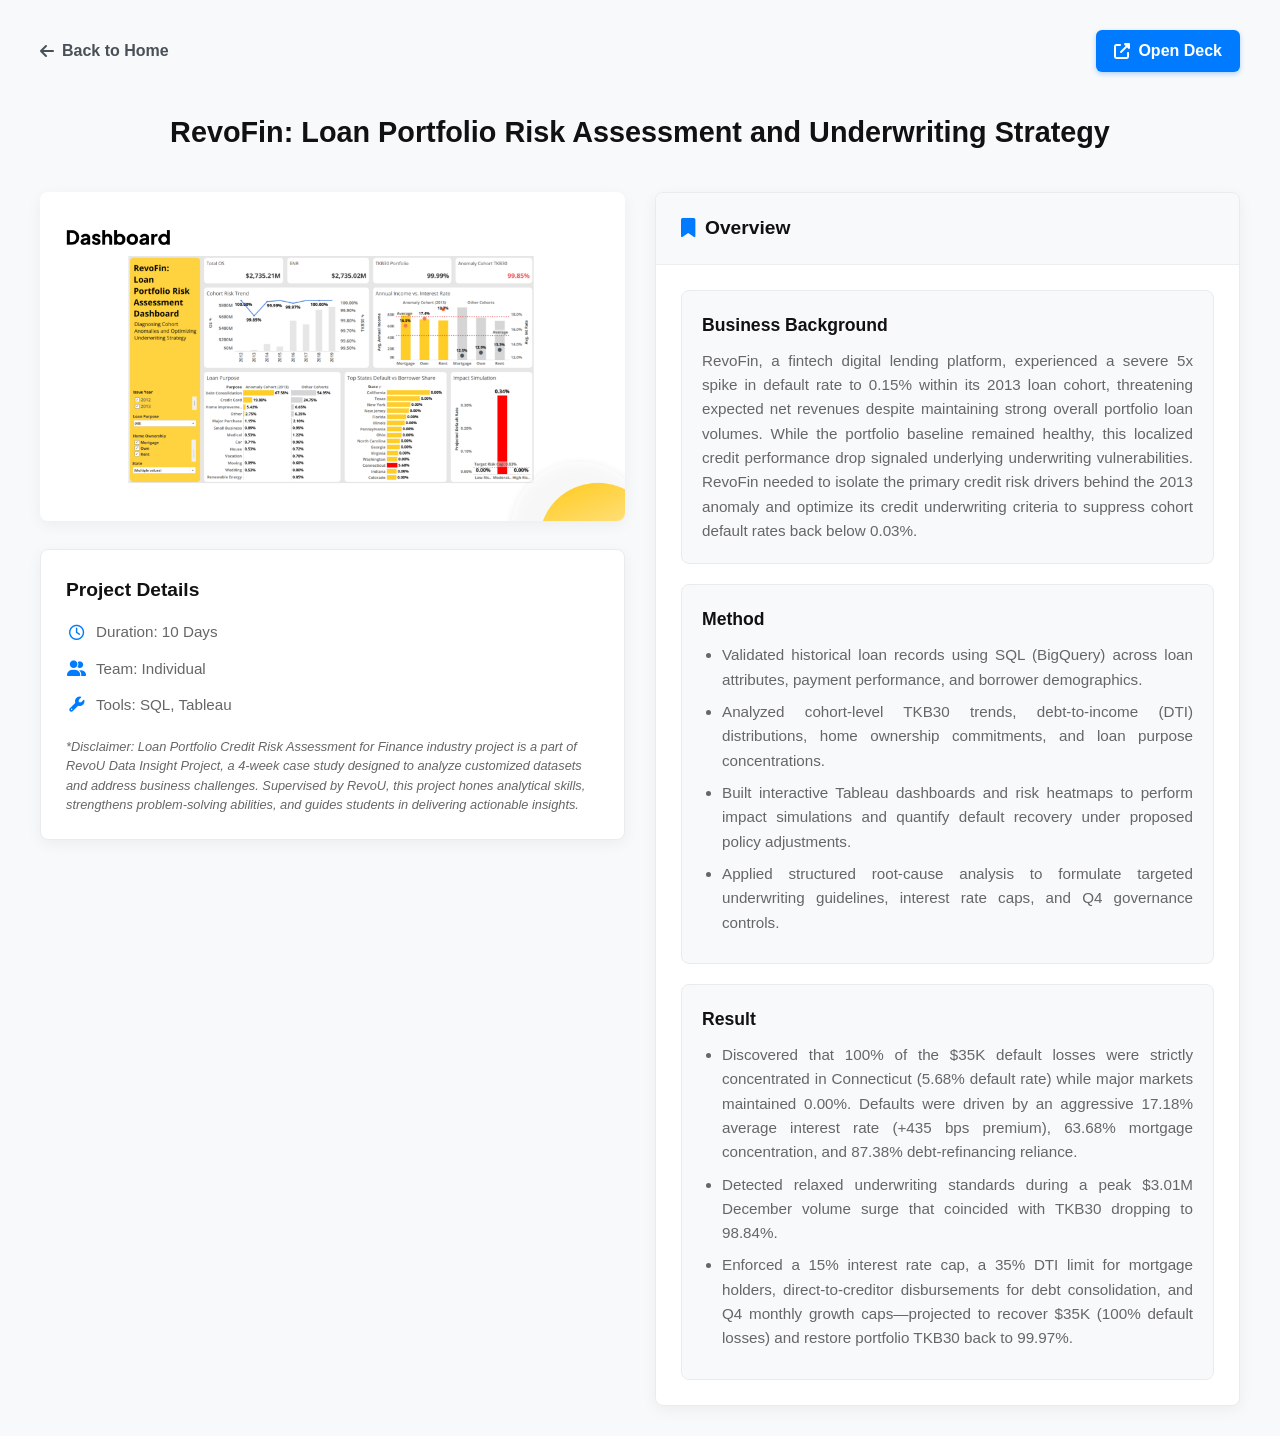
<file: project-detail-6.html>
<!DOCTYPE html>
<html lang="id">
<head>
    <meta charset="UTF-8">
    <meta name="viewport" content="width=device-width, initial-scale=1.0">
    <title>Project Detail - RevoFin Loan Portfolio Risk Assessment</title>
    <!-- Hubungkan ke Font Awesome untuk ikon -->
    <link rel="stylesheet" href="https://cdnjs.cloudflare.com/ajax/libs/font-awesome/6.4.0/css/all.min.css">
    <!-- TAMBAHKAN BARIS INI: Hubungkan ke style.css utama Anda -->
    <link rel="stylesheet" href="style.css">
   
    <style>
        /* Menggunakan font dan variabel warna dari style.css */
        * { margin: 0; padding: 0; box-sizing: border-box; font-family: 'Segoe UI', Tahoma, Geneva, Verdana, sans-serif; }
        
        /* Memanggil variabel warna background dan teks utama */
        body { background-color: var(--bg-body); color: var(--text-primary); padding: 30px; line-height: 1.6; transition: background-color 0.3s, color 0.3s; }
        
        /* Navigasi Atas */
        .top-nav { display: flex; justify-content: space-between; align-items: center; max-width: 1200px; margin: 0 auto 40px auto; }
        .back-link { color: var(--text-badge); text-decoration: none; font-weight: 600; display: flex; align-items: center; gap: 8px; transition: color 0.3s ease; }
        .back-link:hover { color: var(--accent-color); text-decoration: none; }
        
        .btn-open-slides { background-color: var(--accent-color); color: #fff; padding: 8px 18px; border-radius: 6px; text-decoration: none; font-weight: 600; display: flex; align-items: center; gap: 8px; transition: 0.3s; box-shadow: 0 2px 5px rgba(0,123,255,0.3); }
        .btn-open-slides:hover { opacity: 0.9; transform: translateY(-2px); }

        /* Header Judul */
        .detail-header { text-align: center; max-width: 1000px; margin: 0 auto 40px auto; }
        .detail-header h1 { font-size: 1.8rem; line-height: 1.4; color: var(--text-heading); }

        /* Layout Grid */
        .content-grid { display: grid; grid-template-columns: 1fr 1fr; gap: 30px; max-width: 1200px; margin: 0 auto; }

        /* Kolom Kiri: Gambar dan Info Proyek */
        .left-column img { width: 100%; border-radius: 8px; margin-bottom: 20px; box-shadow: var(--shadow-card); }
        
        .project-meta-card { background-color: var(--bg-card); padding: 25px; border-radius: 8px; border: 1px solid var(--border-color); box-shadow: var(--shadow-card); }
        .project-meta-card h3 { margin-bottom: 15px; font-size: 1.2rem; color: var(--text-heading); }
        .meta-item { display: flex; align-items: center; gap: 10px; margin-bottom: 12px; color: var(--text-muted); font-size: 0.95rem; }
        .meta-item i { color: var(--accent-color); width: 20px; text-align: center; }
        .disclaimer { font-size: 0.8rem; color: var(--text-muted); font-style: italic; margin-top: 20px; line-height: 1.5; }

        /* Kolom Kanan: Deskripsi Proyek */
        .right-column { background-color: var(--bg-card); border-radius: 8px; border: 1px solid var(--border-color); box-shadow: var(--shadow-card); overflow: hidden; }
        
        .overview-header { background-color: var(--bg-body); padding: 20px 25px; border-bottom: 1px solid var(--border-divider); font-size: 1.2rem; font-weight: 600; display: flex; align-items: center; gap: 10px; color: var(--text-heading); }
        .overview-header i { color: var(--accent-color); }
        
        .overview-content { padding: 25px; }
        
        .content-section { background-color: var(--bg-body); padding: 20px; border-radius: 8px; margin-bottom: 20px; border: 1px solid var(--border-color); }
        .content-section:last-child { margin-bottom: 0; }
        .content-section h4 { color: var(--text-heading); margin-bottom: 10px; font-size: 1.1rem; }
        .content-section p, .content-section ul { color: var(--text-muted); font-size: 0.95rem; line-height: 1.6; text-align: justify; }
        .content-section ul { padding-left: 20px; margin-top: 10px; }
        .content-section li { margin-bottom: 8px; }

        /* Responsif untuk HP */
        @media (max-width: 768px) {
            .content-grid { grid-template-columns: 1fr; }
        }
    </style>
</head>
<body>

    <nav class="top-nav">
        <!-- Tautan kembali ke halaman utama portfolio -->
        <a href="index.html" class="back-link"><i class="fas fa-arrow-left"></i> Back to Home</a>
        
        <!-- Tautan Google Drive (PDF Slides) -->
        <a href="https://drive.google.com/file/d/1XjKrG6zIGIsx3yDFKbhohiWuTQU0MCjq/view?usp=drive_link"_blank" class="btn-open-slides">
            <i class="fas fa-external-link-alt"></i> Open Deck
        </a>
    </nav>

    <header class="detail-header">
        <h1>RevoFin: Loan Portfolio Risk Assessment and Underwriting Strategy</h1>
    </header>

    <div class="content-grid">
        <!-- Bagian Kiri (Gambar & Durasi) -->
        <div class="left-column">
            <!-- Ganti src ini dengan gambar dari slide presentasi Anda -->
            <img src="Preview_6.png" alt="Preview">
            
            <div class="project-meta-card">
                <h3>Project Details</h3>
                <div class="meta-item"><i class="far fa-clock"></i> Duration: 10 Days </div>
                <div class="meta-item"><i class="fas fa-user-friends"></i> Team: Individual</div>
                <div class="meta-item"><i class="fas fa-wrench"></i> Tools: SQL, Tableau</div>
                <p class="disclaimer">*Disclaimer: Loan Portfolio Credit Risk Assessment for Finance industry project is a part of RevoU Data Insight Project, a 4-week case study designed to analyze customized datasets and address business challenges. Supervised by RevoU, this project hones analytical skills, strengthens problem-solving abilities, and guides students in delivering actionable insights.</p>
            </div>
        </div>

        <!-- Bagian Kanan (Penjelasan Teks) -->
        <div class="right-column">
            <div class="overview-header">
                <i class="fas fa-bookmark"></i> Overview
            </div>
            <div class="overview-content">
                <div class="content-section">
                    <h4>Business Background</h4>
                    <p>RevoFin, a fintech digital lending platform, experienced a severe 5x spike in default rate to 0.15% within its 2013 loan cohort, threatening expected net revenues despite maintaining strong overall portfolio loan volumes. While the portfolio baseline remained healthy, this localized credit performance drop signaled underlying underwriting vulnerabilities. RevoFin needed to isolate the primary credit risk drivers behind the 2013 anomaly and optimize its credit underwriting criteria to suppress cohort default rates back below 0.03%.</p>
                </div>
                
                <div class="content-section">
                    <h4>Method</h4>
                    <ul>
                        <li>Validated historical loan records using SQL (BigQuery) across loan attributes, payment performance, and borrower demographics.</li>
                            <li>Analyzed cohort-level TKB30 trends, debt-to-income (DTI) distributions, home ownership commitments, and loan purpose concentrations.</li>
                            <li>Built interactive Tableau dashboards and risk heatmaps to perform impact simulations and quantify default recovery under proposed policy adjustments.</li>
                            <li>Applied structured root-cause analysis to formulate targeted underwriting guidelines, interest rate caps, and Q4 governance controls.</li>
                        </ul>
                </div>

                <div class="content-section">
                    <h4>Result</h4>
                    <ul>
                        <li>Discovered that 100% of the $35K default losses were strictly concentrated in Connecticut (5.68% default rate) while major markets maintained 0.00%. Defaults were driven by an aggressive 17.18% average interest rate (+435 bps premium), 63.68% mortgage concentration, and 87.38% debt-refinancing reliance.</li>       
                          <li>Detected relaxed underwriting standards during a peak $3.01M December volume surge that coincided with TKB30 dropping to 98.84%.</li>
                          <li>Enforced a 15% interest rate cap, a 35% DTI limit for mortgage holders, direct-to-creditor disbursements for debt consolidation, and Q4 monthly growth caps—projected to recover $35K (100% default losses) and restore portfolio TKB30 back to 99.97%.</li>
                    </ul>
                </div>
            </div>
        </div>
    </div>

<!-- TAMBAHKAN SCRIPT INI -->
    <script>
        // Cek tema yang tersimpan di memori browser
        const currentTheme = localStorage.getItem('theme');

        // Terapkan class dark-mode jika tema yang tersimpan adalah dark-mode
        if (currentTheme) {
            document.body.classList.add(currentTheme);
        }
    </script>

</body>
</html>
</file>
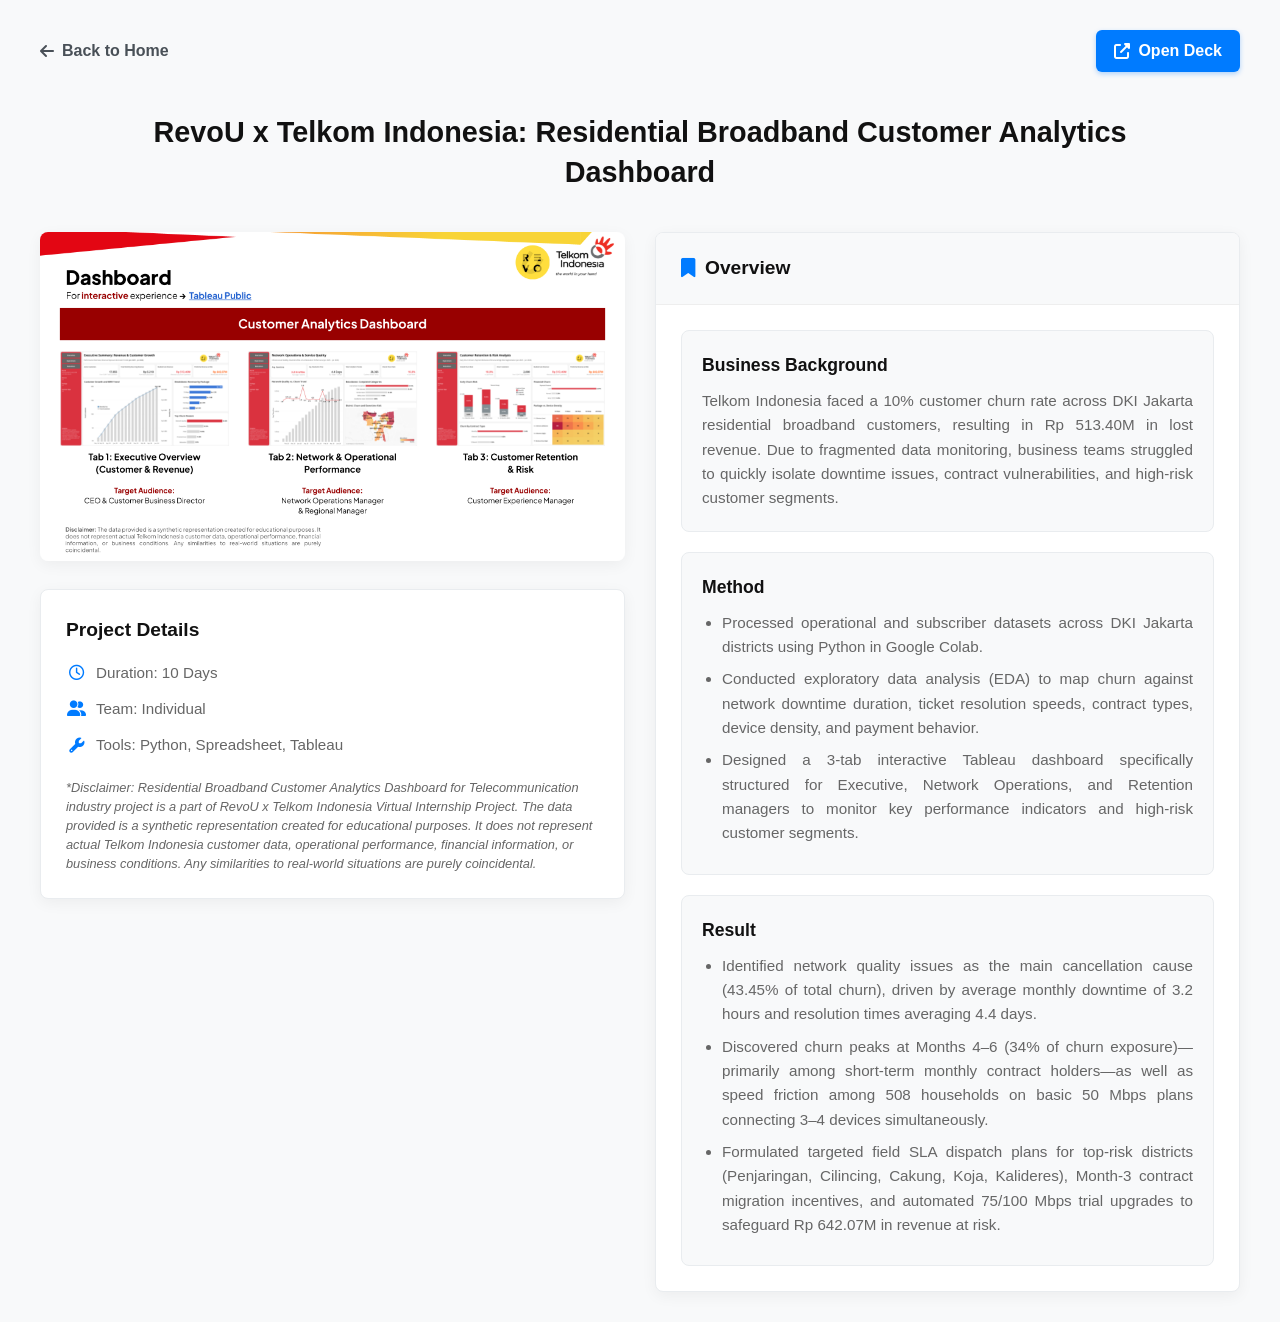
<file: project-detail-7.html>
<!DOCTYPE html>
<html lang="id">
<head>
    <meta charset="UTF-8">
    <meta name="viewport" content="width=device-width, initial-scale=1.0">
    <title>Project Detail - RevoU x Telkom Indonesia Customer Analytics Dashboard</title>
    <!-- Hubungkan ke Font Awesome untuk ikon -->
    <link rel="stylesheet" href="https://cdnjs.cloudflare.com/ajax/libs/font-awesome/6.4.0/css/all.min.css">
    <!-- TAMBAHKAN BARIS INI: Hubungkan ke style.css utama Anda -->
    <link rel="stylesheet" href="style.css">
   
    <style>
        /* Menggunakan font dan variabel warna dari style.css */
        * { margin: 0; padding: 0; box-sizing: border-box; font-family: 'Segoe UI', Tahoma, Geneva, Verdana, sans-serif; }
        
        /* Memanggil variabel warna background dan teks utama */
        body { background-color: var(--bg-body); color: var(--text-primary); padding: 30px; line-height: 1.6; transition: background-color 0.3s, color 0.3s; }
        
        /* Navigasi Atas */
        .top-nav { display: flex; justify-content: space-between; align-items: center; max-width: 1200px; margin: 0 auto 40px auto; }
        .back-link { color: var(--text-badge); text-decoration: none; font-weight: 600; display: flex; align-items: center; gap: 8px; transition: color 0.3s ease; }
        .back-link:hover { color: var(--accent-color); text-decoration: none; }
        
        .btn-open-slides { background-color: var(--accent-color); color: #fff; padding: 8px 18px; border-radius: 6px; text-decoration: none; font-weight: 600; display: flex; align-items: center; gap: 8px; transition: 0.3s; box-shadow: 0 2px 5px rgba(0,123,255,0.3); }
        .btn-open-slides:hover { opacity: 0.9; transform: translateY(-2px); }

        /* Header Judul */
        .detail-header { text-align: center; max-width: 1000px; margin: 0 auto 40px auto; }
        .detail-header h1 { font-size: 1.8rem; line-height: 1.4; color: var(--text-heading); }

        /* Layout Grid */
        .content-grid { display: grid; grid-template-columns: 1fr 1fr; gap: 30px; max-width: 1200px; margin: 0 auto; }

        /* Kolom Kiri: Gambar dan Info Proyek */
        .left-column img { width: 100%; border-radius: 8px; margin-bottom: 20px; box-shadow: var(--shadow-card); }
        
        .project-meta-card { background-color: var(--bg-card); padding: 25px; border-radius: 8px; border: 1px solid var(--border-color); box-shadow: var(--shadow-card); }
        .project-meta-card h3 { margin-bottom: 15px; font-size: 1.2rem; color: var(--text-heading); }
        .meta-item { display: flex; align-items: center; gap: 10px; margin-bottom: 12px; color: var(--text-muted); font-size: 0.95rem; }
        .meta-item i { color: var(--accent-color); width: 20px; text-align: center; }
        .disclaimer { font-size: 0.8rem; color: var(--text-muted); font-style: italic; margin-top: 20px; line-height: 1.5; }

        /* Kolom Kanan: Deskripsi Proyek */
        .right-column { background-color: var(--bg-card); border-radius: 8px; border: 1px solid var(--border-color); box-shadow: var(--shadow-card); overflow: hidden; }
        
        .overview-header { background-color: var(--bg-body); padding: 20px 25px; border-bottom: 1px solid var(--border-divider); font-size: 1.2rem; font-weight: 600; display: flex; align-items: center; gap: 10px; color: var(--text-heading); }
        .overview-header i { color: var(--accent-color); }
        
        .overview-content { padding: 25px; }
        
        .content-section { background-color: var(--bg-body); padding: 20px; border-radius: 8px; margin-bottom: 20px; border: 1px solid var(--border-color); }
        .content-section:last-child { margin-bottom: 0; }
        .content-section h4 { color: var(--text-heading); margin-bottom: 10px; font-size: 1.1rem; }
        .content-section p, .content-section ul { color: var(--text-muted); font-size: 0.95rem; line-height: 1.6; text-align: justify; }
        .content-section ul { padding-left: 20px; margin-top: 10px; }
        .content-section li { margin-bottom: 8px; }

        /* Responsif untuk HP */
        @media (max-width: 768px) {
            .content-grid { grid-template-columns: 1fr; }
        }
    </style>
</head>
<body>

    <nav class="top-nav">
        <!-- Tautan kembali ke halaman utama portfolio -->
        <a href="index.html" class="back-link"><i class="fas fa-arrow-left"></i> Back to Home</a>
        
        <!-- Tautan Google Drive (PDF Slides) -->
        <a href="https://drive.google.com/file/d/1RK-RPKjilaxs1kAFW_2azxVcaUH99qN-/view?usp=sharing" class="btn-open-slides">
            <i class="fas fa-external-link-alt"></i> Open Deck
        </a>
    </nav>

    <header class="detail-header">
        <h1>RevoU x Telkom Indonesia: Residential Broadband Customer Analytics Dashboard</h1>
    </header>

    <div class="content-grid">
        <!-- Bagian Kiri (Gambar & Durasi) -->
        <div class="left-column">
            <!-- Ganti src ini dengan gambar dari slide presentasi Anda -->
            <img src="Preview_7.png" alt="Preview">
            
            <div class="project-meta-card">
                <h3>Project Details</h3>
                <div class="meta-item"><i class="far fa-clock"></i> Duration: 10 Days </div>
                <div class="meta-item"><i class="fas fa-user-friends"></i> Team: Individual</div>
                <div class="meta-item"><i class="fas fa-wrench"></i> Tools: Python, Spreadsheet, Tableau</div>
                <p class="disclaimer">*Disclaimer: Residential Broadband Customer Analytics Dashboard for Telecommunication industry project is a part of RevoU x Telkom Indonesia Virtual Internship Project. The data provided is a synthetic representation created for educational purposes. It does not represent actual Telkom Indonesia customer data, operational performance, financial information, or business conditions. Any similarities to real-world situations are purely coincidental.</p>
            </div>
        </div>

        <!-- Bagian Kanan (Penjelasan Teks) -->
        <div class="right-column">
            <div class="overview-header">
                <i class="fas fa-bookmark"></i> Overview
            </div>
            <div class="overview-content">
                <div class="content-section">
                    <h4>Business Background</h4>
                    <p>Telkom Indonesia faced a 10% customer churn rate across DKI Jakarta residential broadband customers, resulting in Rp 513.40M in lost revenue. Due to fragmented data monitoring, business teams struggled to quickly isolate downtime issues, contract vulnerabilities, and high-risk customer segments.</p>
                </div>
                
                <div class="content-section">
                    <h4>Method</h4>
                    <ul>
                        <li>Processed operational and subscriber datasets across DKI Jakarta districts using Python in Google Colab.</li>
                            <li>Conducted exploratory data analysis (EDA) to map churn against network downtime duration, ticket resolution speeds, contract types, device density, and payment behavior.</li>
                            <li>Designed a 3-tab interactive Tableau dashboard specifically structured for Executive, Network Operations, and Retention managers to monitor key performance indicators and high-risk customer segments.</li>
                        </ul>
                </div>

                <div class="content-section">
                    <h4>Result</h4>
                    <ul>
                        <li>Identified network quality issues as the main cancellation cause (43.45% of total churn), driven by average monthly downtime of 3.2 hours and resolution times averaging 4.4 days.</li>       
                          <li>Discovered churn peaks at Months 4–6 (34% of churn exposure)—primarily among short-term monthly contract holders—as well as speed friction among 508 households on basic 50 Mbps plans connecting 3–4 devices simultaneously.</li>
                          <li>Formulated targeted field SLA dispatch plans for top-risk districts (Penjaringan, Cilincing, Cakung, Koja, Kalideres), Month-3 contract migration incentives, and automated 75/100 Mbps trial upgrades to safeguard Rp 642.07M in revenue at risk.</li>
                    </ul>
                </div>
            </div>
        </div>
    </div>

<!-- TAMBAHKAN SCRIPT INI -->
    <script>
        // Cek tema yang tersimpan di memori browser
        const currentTheme = localStorage.getItem('theme');

        // Terapkan class dark-mode jika tema yang tersimpan adalah dark-mode
        if (currentTheme) {
            document.body.classList.add(currentTheme);
        }
    </script>

</body>
</html>
</file>
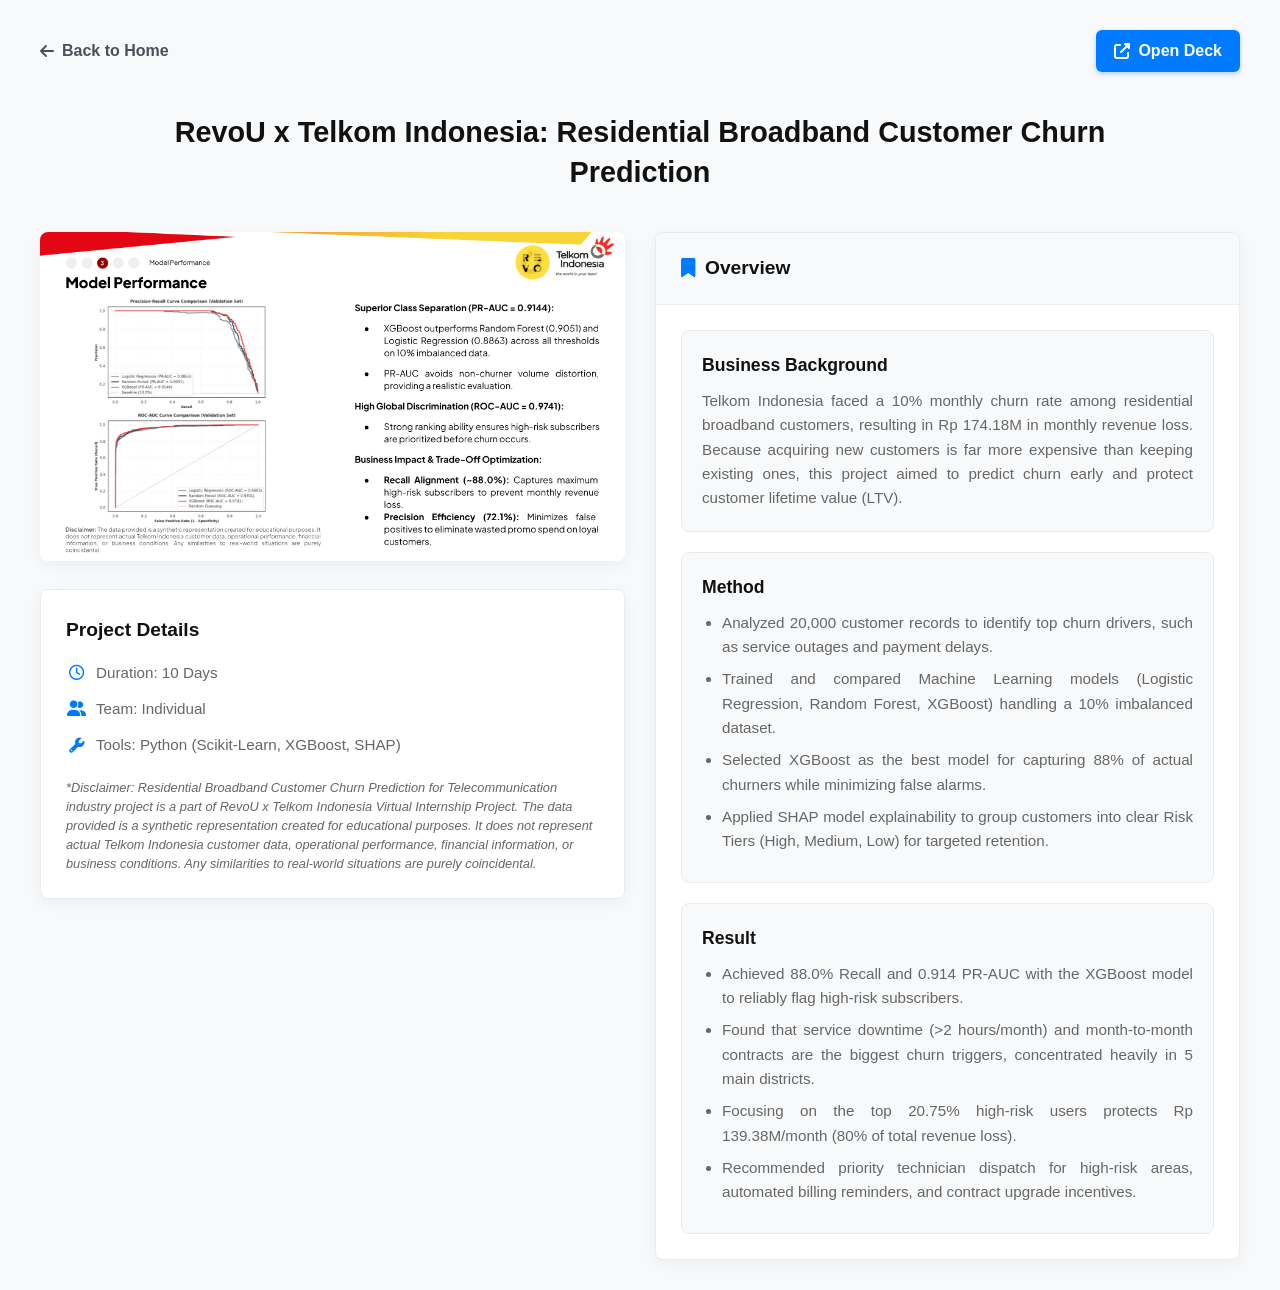
<file: project-detail-8.html>
<!DOCTYPE html>
<html lang="id">
<head>
    <meta charset="UTF-8">
    <meta name="viewport" content="width=device-width, initial-scale=1.0">
    <title>Project Detail - RevoU x Telkom Indonesia: Residential Broadband Customer Churn Prediction</title>
    <!-- Hubungkan ke Font Awesome untuk ikon -->
    <link rel="stylesheet" href="https://cdnjs.cloudflare.com/ajax/libs/font-awesome/6.4.0/css/all.min.css">
    <!-- TAMBAHKAN BARIS INI: Hubungkan ke style.css utama Anda -->
    <link rel="stylesheet" href="style.css">
   
    <style>
        /* Menggunakan font dan variabel warna dari style.css */
        * { margin: 0; padding: 0; box-sizing: border-box; font-family: 'Segoe UI', Tahoma, Geneva, Verdana, sans-serif; }
        
        /* Memanggil variabel warna background dan teks utama */
        body { background-color: var(--bg-body); color: var(--text-primary); padding: 30px; line-height: 1.6; transition: background-color 0.3s, color 0.3s; }
        
        /* Navigasi Atas */
        .top-nav { display: flex; justify-content: space-between; align-items: center; max-width: 1200px; margin: 0 auto 40px auto; }
        .back-link { color: var(--text-badge); text-decoration: none; font-weight: 600; display: flex; align-items: center; gap: 8px; transition: color 0.3s ease; }
        .back-link:hover { color: var(--accent-color); text-decoration: none; }
        
        .btn-open-slides { background-color: var(--accent-color); color: #fff; padding: 8px 18px; border-radius: 6px; text-decoration: none; font-weight: 600; display: flex; align-items: center; gap: 8px; transition: 0.3s; box-shadow: 0 2px 5px rgba(0,123,255,0.3); }
        .btn-open-slides:hover { opacity: 0.9; transform: translateY(-2px); }

        /* Header Judul */
        .detail-header { text-align: center; max-width: 1000px; margin: 0 auto 40px auto; }
        .detail-header h1 { font-size: 1.8rem; line-height: 1.4; color: var(--text-heading); }

        /* Layout Grid */
        .content-grid { display: grid; grid-template-columns: 1fr 1fr; gap: 30px; max-width: 1200px; margin: 0 auto; }

        /* Kolom Kiri: Gambar dan Info Proyek */
        .left-column img { width: 100%; border-radius: 8px; margin-bottom: 20px; box-shadow: var(--shadow-card); }
        
        .project-meta-card { background-color: var(--bg-card); padding: 25px; border-radius: 8px; border: 1px solid var(--border-color); box-shadow: var(--shadow-card); }
        .project-meta-card h3 { margin-bottom: 15px; font-size: 1.2rem; color: var(--text-heading); }
        .meta-item { display: flex; align-items: center; gap: 10px; margin-bottom: 12px; color: var(--text-muted); font-size: 0.95rem; }
        .meta-item i { color: var(--accent-color); width: 20px; text-align: center; }
        .disclaimer { font-size: 0.8rem; color: var(--text-muted); font-style: italic; margin-top: 20px; line-height: 1.5; }

        /* Kolom Kanan: Deskripsi Proyek */
        .right-column { background-color: var(--bg-card); border-radius: 8px; border: 1px solid var(--border-color); box-shadow: var(--shadow-card); overflow: hidden; }
        
        .overview-header { background-color: var(--bg-body); padding: 20px 25px; border-bottom: 1px solid var(--border-divider); font-size: 1.2rem; font-weight: 600; display: flex; align-items: center; gap: 10px; color: var(--text-heading); }
        .overview-header i { color: var(--accent-color); }
        
        .overview-content { padding: 25px; }
        
        .content-section { background-color: var(--bg-body); padding: 20px; border-radius: 8px; margin-bottom: 20px; border: 1px solid var(--border-color); }
        .content-section:last-child { margin-bottom: 0; }
        .content-section h4 { color: var(--text-heading); margin-bottom: 10px; font-size: 1.1rem; }
        .content-section p, .content-section ul { color: var(--text-muted); font-size: 0.95rem; line-height: 1.6; text-align: justify; }
        .content-section ul { padding-left: 20px; margin-top: 10px; }
        .content-section li { margin-bottom: 8px; }

        /* Responsif untuk HP */
        @media (max-width: 768px) {
            .content-grid { grid-template-columns: 1fr; }
        }
    </style>
</head>
<body>

    <nav class="top-nav">
        <!-- Tautan kembali ke halaman utama portfolio -->
        <a href="index.html" class="back-link"><i class="fas fa-arrow-left"></i> Back to Home</a>
        
        <!-- Tautan Google Drive (PDF Slides) -->
        <a href="https://drive.google.com/file/d/1GkAEMwNO3I0k7yakOTR5ztq8JNWkfuhv/view?usp=sharing" class="btn-open-slides">
            <i class="fas fa-external-link-alt"></i> Open Deck
        </a>
    </nav>

    <header class="detail-header">
        <h1>RevoU x Telkom Indonesia: Residential Broadband Customer Churn Prediction</h1>
    </header>

    <div class="content-grid">
        <!-- Bagian Kiri (Gambar & Durasi) -->
        <div class="left-column">
            <!-- Ganti src ini dengan gambar dari slide presentasi Anda -->
            <img src="Preview_8.png" alt="Preview">
            
            <div class="project-meta-card">
                <h3>Project Details</h3>
                <div class="meta-item"><i class="far fa-clock"></i> Duration: 10 Days </div>
                <div class="meta-item"><i class="fas fa-user-friends"></i> Team: Individual</div>
                <div class="meta-item"><i class="fas fa-wrench"></i> Tools: Python (Scikit-Learn, XGBoost, SHAP)</div>
                <p class="disclaimer">*Disclaimer: Residential Broadband Customer Churn Prediction for Telecommunication industry project is a part of RevoU x Telkom Indonesia Virtual Internship Project. The data provided is a synthetic representation created for educational purposes. It does not represent actual Telkom Indonesia customer data, operational performance, financial information, or business conditions. Any similarities to real-world situations are purely coincidental.</p>
            </div>
        </div>

        <!-- Bagian Kanan (Penjelasan Teks) -->
        <div class="right-column">
            <div class="overview-header">
                <i class="fas fa-bookmark"></i> Overview
            </div>
            <div class="overview-content">
                <div class="content-section">
                    <h4>Business Background</h4>
                    <p>Telkom Indonesia faced a 10% monthly churn rate among residential broadband customers, resulting in Rp 174.18M in monthly revenue loss. Because acquiring new customers is far more expensive than keeping existing ones, this project aimed to predict churn early and protect customer lifetime value (LTV).</p>
                </div>
                
                <div class="content-section">
                    <h4>Method</h4>
                    <ul>
                        <li>Analyzed 20,000 customer records to identify top churn drivers, such as service outages and payment delays.</li>
                            <li>Trained and compared Machine Learning models (Logistic Regression, Random Forest, XGBoost) handling a 10% imbalanced dataset.</li>
                            <li>Selected XGBoost as the best model for capturing 88% of actual churners while minimizing false alarms.</li>
                            <li>Applied SHAP model explainability to group customers into clear Risk Tiers (High, Medium, Low) for targeted retention.</li>
                        </ul>
                </div>

                <div class="content-section">
                    <h4>Result</h4>
                    <ul>
                        <li>Achieved 88.0% Recall and 0.914 PR-AUC with the XGBoost model to reliably flag high-risk subscribers.</li>       
                          <li>Found that service downtime (>2 hours/month) and month-to-month contracts are the biggest churn triggers, concentrated heavily in 5 main districts.</li>
                          <li>Focusing on the top 20.75% high-risk users protects Rp 139.38M/month (80% of total revenue loss).</li>
                          <li>Recommended priority technician dispatch for high-risk areas, automated billing reminders, and contract upgrade incentives.</li>
                    </ul>
                </div>
            </div>
        </div>
    </div>

<!-- TAMBAHKAN SCRIPT INI -->
    <script>
        // Cek tema yang tersimpan di memori browser
        const currentTheme = localStorage.getItem('theme');

        // Terapkan class dark-mode jika tema yang tersimpan adalah dark-mode
        if (currentTheme) {
            document.body.classList.add(currentTheme);
        }
    </script>

</body>
</html>
</file>
<file: style.css>
/* ================= CSS VARIABLES (THEME COLORS) ================= */
:root {
    /* --- Light Mode Colors (Default) --- */
    --bg-body: #f8f9fa;
    --bg-card: #ffffff;
    --bg-nav: #ffffff;
    
    --text-primary: #333333;
    --text-heading: #111111;
    --text-subheading: #444444; /* Untuk H4 dan teks yang tidak terlalu gelap */
    --text-muted: #666666; /* Untuk deskripsi, bio, info */
    
    --accent-color: #007bff; /* Biru utama */
    
    --border-color: #e9ecef;
    --border-divider: #eeeeee;
    
    --bg-badge: #e9ecef; /* Background untuk tags dan date badge */
    --text-badge: #495057; /* Teks untuk tags dan date badge */
    
    --shadow-card: 0 4px 15px rgba(0, 0, 0, 0.05);
    
    --timeline-line: #e9ecef;
    --timeline-dot-border: #ffffff;
    
    --highlight-bg: rgba(0, 123, 255, 0.05);
    --btn-social-hover: #f8f9fa;
}

body.dark-mode {
    /* --- Dark Mode Colors --- */
    --bg-body: #121212;
    --bg-card: #1e1e1e;
    --bg-nav: #1e1e1e;
    
    --text-primary: #e0e0e0;
    --text-heading: #ffffff;
    --text-subheading: #cccccc;
    --text-muted: #aaaaaa;
    
    --accent-color: #66b2ff; /* Biru terang untuk dark mode */
    
    --border-color: #333333;
    --border-divider: #333333;
    
    --bg-badge: #333333;
    --text-badge: #e0e0e0;
    
    --shadow-card: 0 4px 15px rgba(255, 255, 255, 0.05);
    
    --timeline-line: #444444;
    --timeline-dot-border: #1e1e1e;
    
    --highlight-bg: rgba(102, 178, 255, 0.1);
    --btn-social-hover: #2a2a2a;
}


/* ================= GENERAL SETTING ================= */
* {
    margin: 0;
    padding: 0;
    box-sizing: border-box;
    font-family: 'Segoe UI', Tahoma, Geneva, Verdana, sans-serif;
}

html {
    scroll-behavior: smooth;
    scroll-padding-top: 80px; 
}

body {
    background-color: var(--bg-body);
    color: var(--text-primary);
    line-height: 1.6;
    padding: 0;
    transition: background-color 0.3s, color 0.3s; /* Transisi halus saat ganti tema */
}

/* ================= PROFILE SECTION ================= */
.profile-container {
    text-align: center;
    max-width: 600px;
    margin: 0 auto 50px auto;
    padding: 40px 20px 0 20px;
}

.profile-img {
    width: 200px;
    height: 200px;
    border-radius: 50%;
    object-fit: cover;
    margin-bottom: 15px;
    border: 3px solid var(--bg-card);
    box-shadow: 0 4px 10px rgba(0,0,0,0.1);
}

.profile-container h1 {
    font-size: 2rem;
    margin-bottom: 5px;
    color: var(--text-heading);
}

.bio {
    font-size: 0.95rem;
    color: var(--text-muted);
    margin-bottom: 20px;
}

.social-links a {
    color: var(--text-primary);
    font-size: 1.5rem;
    margin: 0 10px;
    transition: color 0.3s;
}

.social-links a:hover {
    color: var(--accent-color);
}

/* ================= GENERAL TYPOGRAPHY & COMPONENTS ================= */
.portfolio-section {
    max-width: 900px;
    margin: 0 auto;
    padding: 0 20px;
}

.portfolio-section h2 {
    font-size: 1.5rem;
    margin-bottom: 25px;
    border-bottom: 2px solid var(--border-color);
    padding-bottom: 10px;
    color: var(--text-heading);
}

.portfolio-section h2.center-title {
    text-align: center;
    border-bottom: none;
    margin-bottom: 10px;
}

.portfolio-section > p, .section-subtitle {
    color: var(--text-muted);
}

/* --- Base Cards --- */
.company-card, .project-card {
    background-color: var(--bg-card);
    border: 1px solid var(--border-color);
    border-radius: 8px;
    box-shadow: var(--shadow-card);
    transition: transform 0.3s, background-color 0.3s, border-color 0.3s;
}

.company-card {
    padding: 30px;
    text-align: justify;
    margin-top: 20px;
    margin-bottom: 40px;
}

/* --- Tags & Badges --- */
.tags {
    margin-bottom: 15px;
    display: flex;
    flex-wrap: wrap;
    gap: 8px;
}

.tags span, .date-badge {
    background-color: var(--bg-badge);
    color: var(--text-badge);
    font-size: 0.75rem;
    padding: 4px 10px;
    border-radius: 20px;
    font-weight: 500;
    display: inline-block;
}

.tags span {
    margin: 0;
}

.date-badge {
    font-size: 0.8rem;
    padding: 4px 12px;
}

/* --- Buttons & Links --- */
.btn-link, .btn-slide {
    display: inline-flex;
    align-items: center;
    gap: 6px;
    color: var(--text-badge); 
    text-decoration: none;
    font-size: 0.9rem;
    font-weight: 500;
    transition: color 0.3s ease; 
}

.btn-link:hover, .btn-slide:hover {
    color: var(--accent-color);
}

/* ================= PROJECTS SECTION ================= */
.projects-grid {
    display: grid;
    grid-template-columns: repeat(auto-fit, minmax(300px, 1fr));
    gap: 30px;
}

.project-card {
    background-color: var(--bg-card);
    border: 1px solid var(--border-color);
    border-radius: 8px;
    box-shadow: var(--shadow-card);
    transition: transform 0.3s, background-color 0.3s, border-color 0.3s;
    /* Tambahkan 3 baris di bawah ini */
    display: flex;
    flex-direction: column;
    height: 100%;
}

.project-thumb {
    width: 100%;
    aspect-ratio: 16 / 9;
    object-fit: contain; /* atau object-fit: cover; */
    background-color: var(--bg-badge); /* Opsional: memberi warna latar jika ada space */
}

.project-info {
    padding: 20px;
    /* Tambahkan 3 baris di bawah ini */
    display: flex;
    flex-direction: column;
    flex-grow: 1;
}

.project-info h3 {
    font-size: 1.2rem;
    margin-bottom: 10px;
    color: var(--text-heading);
}

.project-info p {
    font-size: 0.9rem;
    color: var(--text-muted);
    margin-bottom: 15px;
}

.project-actions {
    display: flex;
    justify-content: space-between;
    align-items: center;
    margin-top: auto; /* Ubah baris ini dari 20px menjadi auto */
    border-top: 1px solid var(--border-divider);
    padding-top: 15px;
}

/* ================= WORK EXPERIENCE ================= */
.company-header {
    display: flex;
    align-items: center;
    gap: 15px;
    margin-bottom: 25px;
    border-bottom: 2px solid var(--border-divider);
    padding-bottom: 15px;
}

.company-info h3 {
    font-size: 1.3rem;
    margin: 0;
    color: var(--text-heading);
    font-weight: 600;
}

.roles-timeline {
    position: relative;
    padding-left: 25px;
}

.role-item {
    position: relative; 
    margin-bottom: 35px;
}

.role-item:not(:last-child)::before {
    content: '';
    position: absolute;
    left: -25px;
    top: 6px;
    width: 12px;
    height: calc(100% + 35px);
    background-color: var(--timeline-line);
    z-index: 1;
}

.role-badge-dot {
    position: absolute;
    left: -25px;            
    top: 6px;
    width: 12px;
    height: 12px;
    background-color: var(--accent-color); 
    border: 2px solid var(--timeline-dot-border);
    border-radius: 50%;
    z-index: 2;
}

.role-header {
    display: flex;
    justify-content: space-between;
    align-items: center;
    flex-wrap: wrap;
    gap: 10px;
    margin-bottom: 12px;
}

.role-header h4 {
    font-size: 1.1rem;
    margin: 0;
    color: var(--text-heading);
    font-weight: 600;
}

.experience-bullets {
    padding-left: 20px;
    margin-top: 10px;
}

.experience-bullets li {
    margin-bottom: 8px;
}

/* ================= EDUCATION SECTION ================= */
.education-grid {
    display: grid;
    grid-template-columns: repeat(auto-fit, minmax(250px, 1fr));
    gap: 20px;
}

.education-grid .company-card {
    margin-top: 0;
    margin-bottom: 0;
    display: flex;
    flex-direction: column;
    height: 100%; 
}

.education-card .tags {
    margin-top: auto; 
    padding-top: 20px; 
    margin-bottom: 0;
}

.edu-header {
    display: flex;
    align-items: center;
    gap: 15px;
    margin-bottom: 20px;
}

.edu-header .edu-logo-small {
    width: 45px;
    height: 45px;
    object-fit: contain;
    margin-bottom: 0;
}

.edu-header h3 {
    margin: 0;
    font-size: 1.2rem;
    line-height: 1.3;
    color: var(--text-heading);
}

.education-card h4 {
    font-size: 1.05rem;
    font-weight: 500;
    color: var(--text-subheading);
    line-height: 1.4;
    margin-bottom: 15px;
}

.education-card .date-badge {
    align-self: flex-start;
    background-color: var(--bg-badge); 
    color: var(--text-badge); 
}

/* --- Education Highlight (Prestasi & GPA) --- */
.edu-highlight {
    background-color: var(--highlight-bg);
    border-left: 3px solid var(--accent-color);
    padding: 12px 15px;
    margin: 15px 0;
    border-radius: 0 4px 4px 0;
}

.edu-highlight .edu-gpa {
    margin-top: 0; 
}

.edu-highlight .edu-gpa:not(:last-child) {
    margin-bottom: 8px; 
}

/* *Penting*: Memaksa warna ikon piala dan teks prestasi agar selalu mengikuti accent-color */
.edu-highlight p:has(.fa-trophy),
.edu-highlight p i.fa-trophy {
    color: var(--accent-color) !important;
}

/* ================= CERTIFICATION ================= */
.certifications-grid {
    display: grid;
    grid-template-columns: repeat(auto-fit, minmax(300px, 1fr));
    gap: 20px;
    margin-top: 25px;
}

.cert-card {
    text-align: center;
    padding: 30px 20px;
    display: flex;
    flex-direction: column;
    align-items: center;
    justify-content: center;
    margin-top: 0;      
    margin-bottom: 0;   
}

.cert-logo {
    width: 60px;
    height: 60px;
    border-radius: 50%;
    margin-bottom: 15px;
    object-fit: cover;
}

.cert-card h4 {
    font-size: 1rem;
    margin: 0 0 5px 0;
    color: var(--text-heading);
}

.cert-card p {
    font-size: 0.85rem;
    color: var(--text-muted);
    margin: 0 0 15px 0;
}

/* ================= SKILLS ================= */
.tech-skills-container {
    display: flex;
    justify-content: center;
    gap: 45px;
    flex-wrap: wrap;
}

.tech-skill-item {
    display: flex;
    flex-direction: column;
    align-items: center;
    width: 90px;
}

.tech-skill-item i {
    font-size: 3rem; 
    color: var(--text-badge); 
    margin-bottom: 12px;
    transition: transform 0.3s ease, color 0.3s ease;
}

.tech-skill-item span {
    font-size: 0.9rem;
    font-weight: 500;
    color: var(--text-primary);
}

.tech-skill-item:hover i {
    transform: translateY(-8px);
    color: var(--accent-color); 
}

.soft-skills-container {
    display: flex;
    justify-content: center;
    gap: 15px;
    flex-wrap: wrap;
    max-width: 800px;
    margin: 0 auto;
}

.soft-skill-pill {
    background-color: var(--bg-badge); 
    color: var(--text-badge);
    padding: 10px 22px;
    border-radius: 30px; 
    font-size: 0.9rem;
    font-weight: 500;
    transition: background-color 0.3s ease, transform 0.3s ease, color 0.3s ease;
    box-shadow: var(--shadow-card);
}

.soft-skill-pill:hover {
    background-color: var(--accent-color); 
    color: #ffffff; /* Selalu putih saat di-hover */
    transform: translateY(-3px);
}

/* ================= CONTACT ================= */
.contact-grid {
    display: grid;
    grid-template-columns: repeat(auto-fit, minmax(280px, 1fr));
    gap: 40px;
    padding: 30px;
}

.contact-details p {
    display: flex;
    align-items: center;
    margin-bottom: 12px;
    font-weight: 500;
    color: var(--text-muted);
}

.contact-details p i {
    color: var(--accent-color);
    font-size: 1.2rem;
    margin-right: 15px;
    width: 20px;
    text-align: center;
}

.contact-details a {
    text-decoration: none;
    color: inherit;
    transition: color 0.3s;
}

.contact-details a:hover {
    color: var(--accent-color);
}

.social-buttons {
    display: flex;
    flex-wrap: wrap;
    gap: 15px;
}

.btn-social {
    display: inline-flex;
    align-items: center;
    gap: 10px;
    padding: 10px 20px;
    border: 2px solid var(--border-divider);
    border-radius: 8px;
    text-decoration: none;
    color: var(--text-primary);
    font-weight: 600;
    transition: all 0.3s ease;
}

.btn-social i {
    font-size: 1.2rem;
}

.btn-social:hover {
    border-color: var(--accent-color);
    color: var(--accent-color);
    background-color: var(--btn-social-hover);
    transform: translateY(-3px);
}

footer {
    text-align: center;
    margin-top: 60px;
    font-size: 0.85rem;
    color: var(--text-muted);
    padding-bottom: 40px;
}

/* ================= NAVBAR & TOGGLE ================= */
.navbar {
    background-color: var(--bg-nav); 
    padding: 15px 30px;
    position: sticky;
    top: 0;
    z-index: 1000;
    box-shadow: 0 2px 10px rgba(0,0,0,0.05); 
    transition: background-color 0.3s;
}

body.dark-mode .navbar {
    box-shadow: 0 2px 10px rgba(0,0,0,0.5);
}

.nav-container {
    display: flex;
    justify-content: space-between;
    align-items: center;
    max-width: 1200px;
    margin: 0 auto;
}

.navbar .logo {
    color: var(--text-heading); 
    font-weight: bold;
    font-size: 1.2rem;
}

.nav-links {
    display: flex;
    align-items: center;
    gap: 20px;
}

.nav-links a {
    color: var(--text-muted); 
    text-decoration: none;
    font-size: 0.95rem;
    font-weight: 500;
    transition: color 0.3s;
}

.nav-links a:hover {
    color: var(--accent-color); 
}

.nav-links a.active {
    color: var(--accent-color); 
    font-weight: 700; 
}

/* --- Theme Toggle Button --- */
.theme-toggle-btn {
    background-color: transparent;
    border: none;
    border-radius: 8px; 
    width: 38px;
    height: 38px;
    display: flex;
    align-items: center;
    justify-content: center;
    cursor: pointer;
    transition: transform 0.2s;
    margin-left: 10px;
}

.theme-toggle-btn i {
    color: var(--text-heading); 
    font-size: 1.1rem;
    transition: color 0.3s;
}

.theme-toggle-btn:hover {
    transform: translateY(-2px);
}

.theme-toggle-btn:hover i {
    color: var(--accent-color);
}

body.dark-mode .theme-toggle-btn i {
    color: #f8f9fa; /* Warna kuning/terang spesifik untuk ikon matahari */
}

body.dark-mode .theme-toggle-btn:hover i {
    color: var(--accent-color);
}

/* ================= MEDIA QUERIES ================= */
@media (max-width: 768px) {
    .education-grid {
        grid-template-columns: 1fr;
    }
    
    /* --- Navigasi HP saja (Hanya aktif jika layar < 768px) --- */
    .nav-container {
        flex-direction: column; 
        gap: 5px;
    }

    .nav-links {
        width: 100%;
        overflow-x: auto; 
        padding-bottom: 5px;
        justify-content: flex-start;
        gap: 15px;
        -ms-overflow-style: none;
        scrollbar-width: none;
    }

    .nav-links::-webkit-scrollbar {
        display: none; 
    }

    .navbar {
        padding: 5px 10px; 
    }

    .nav-links a {
        font-size: 0.85rem; 
    }

    .theme-toggle-btn {
        width: 30px;
        height: 30px;
    }
}
</file>
